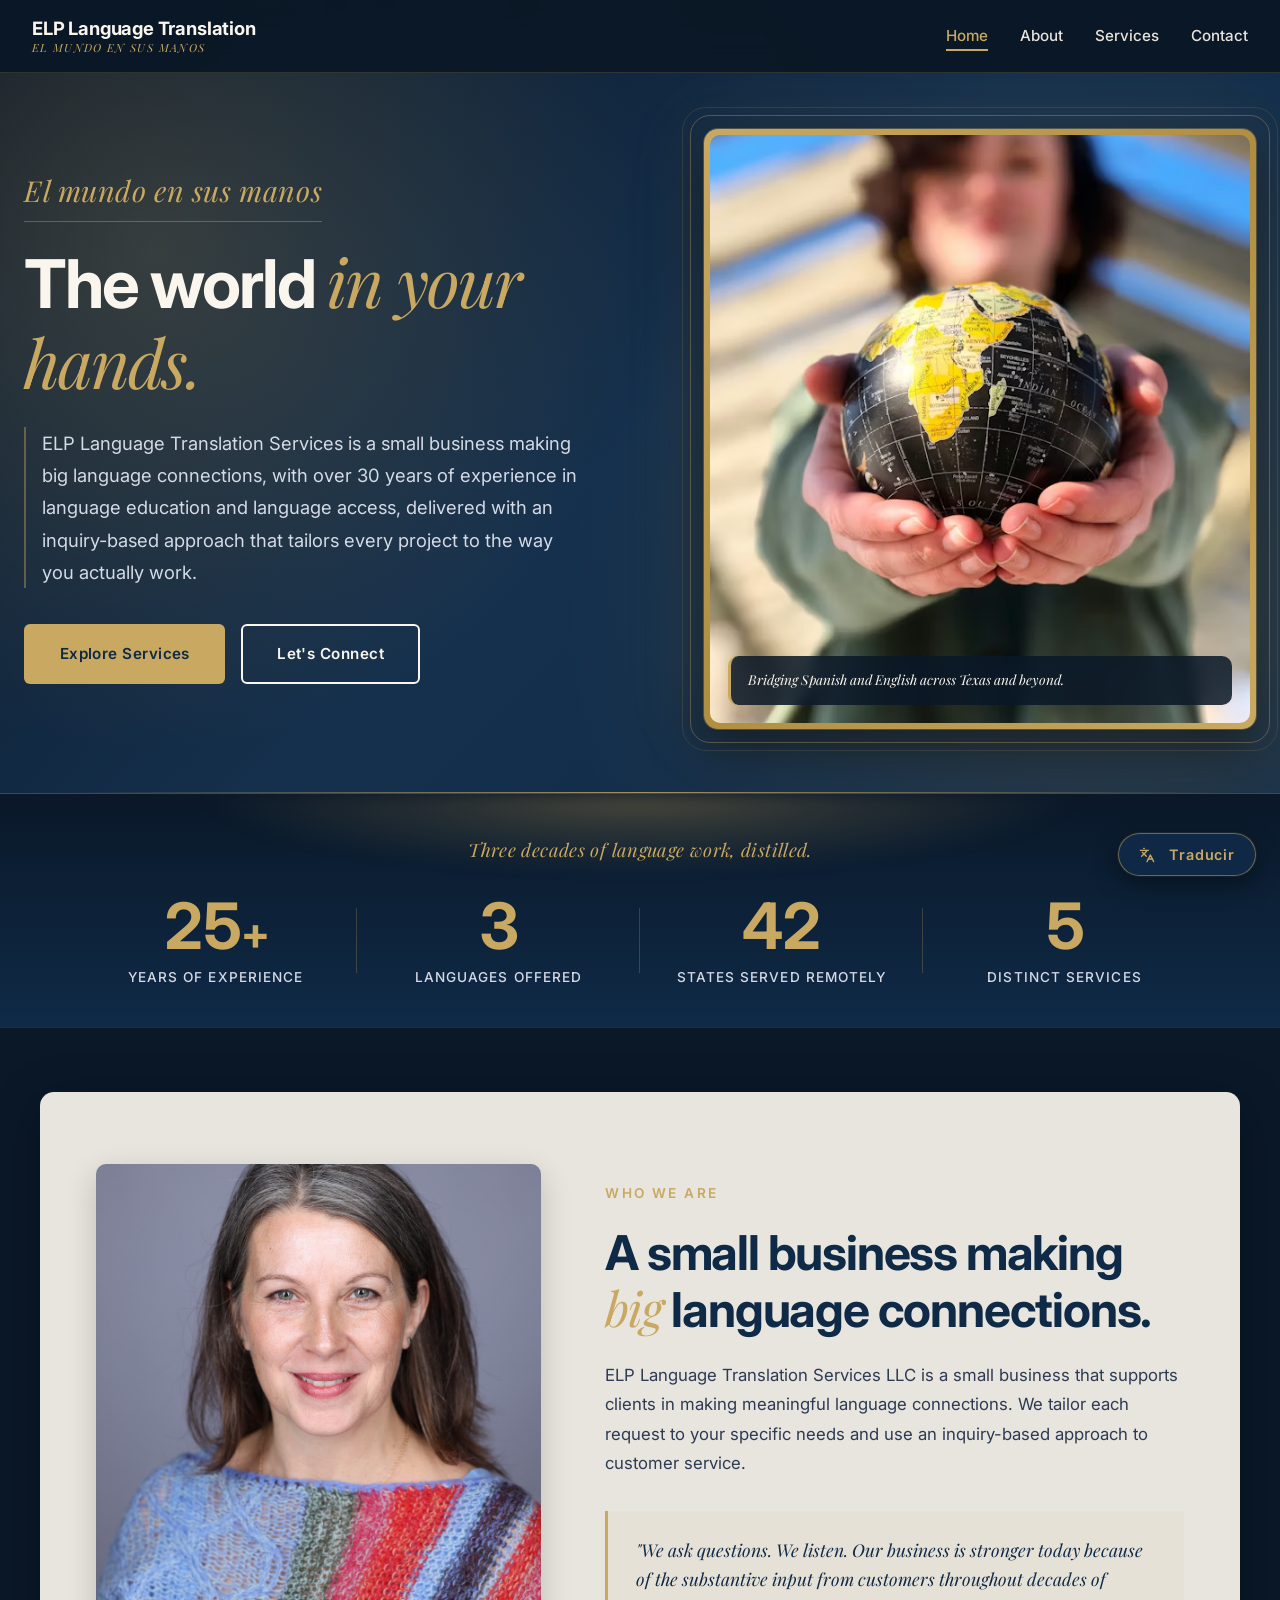
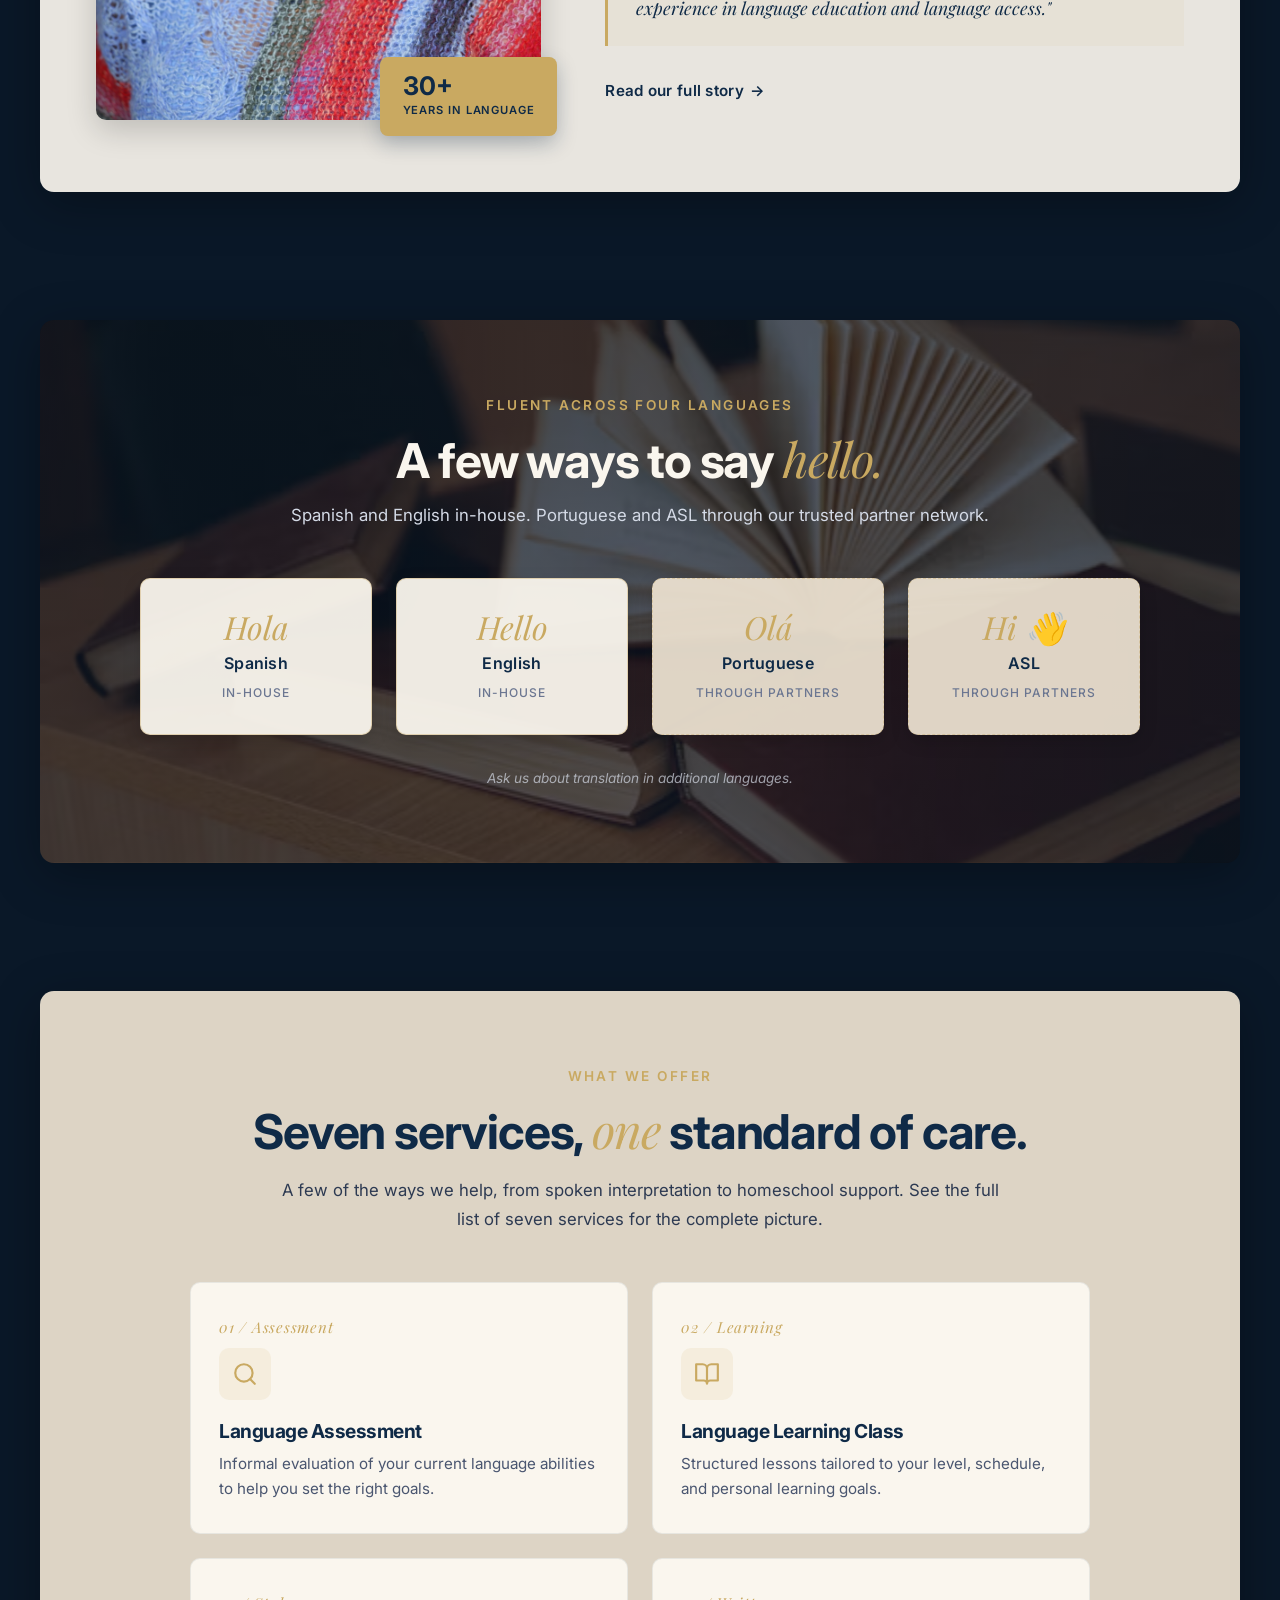
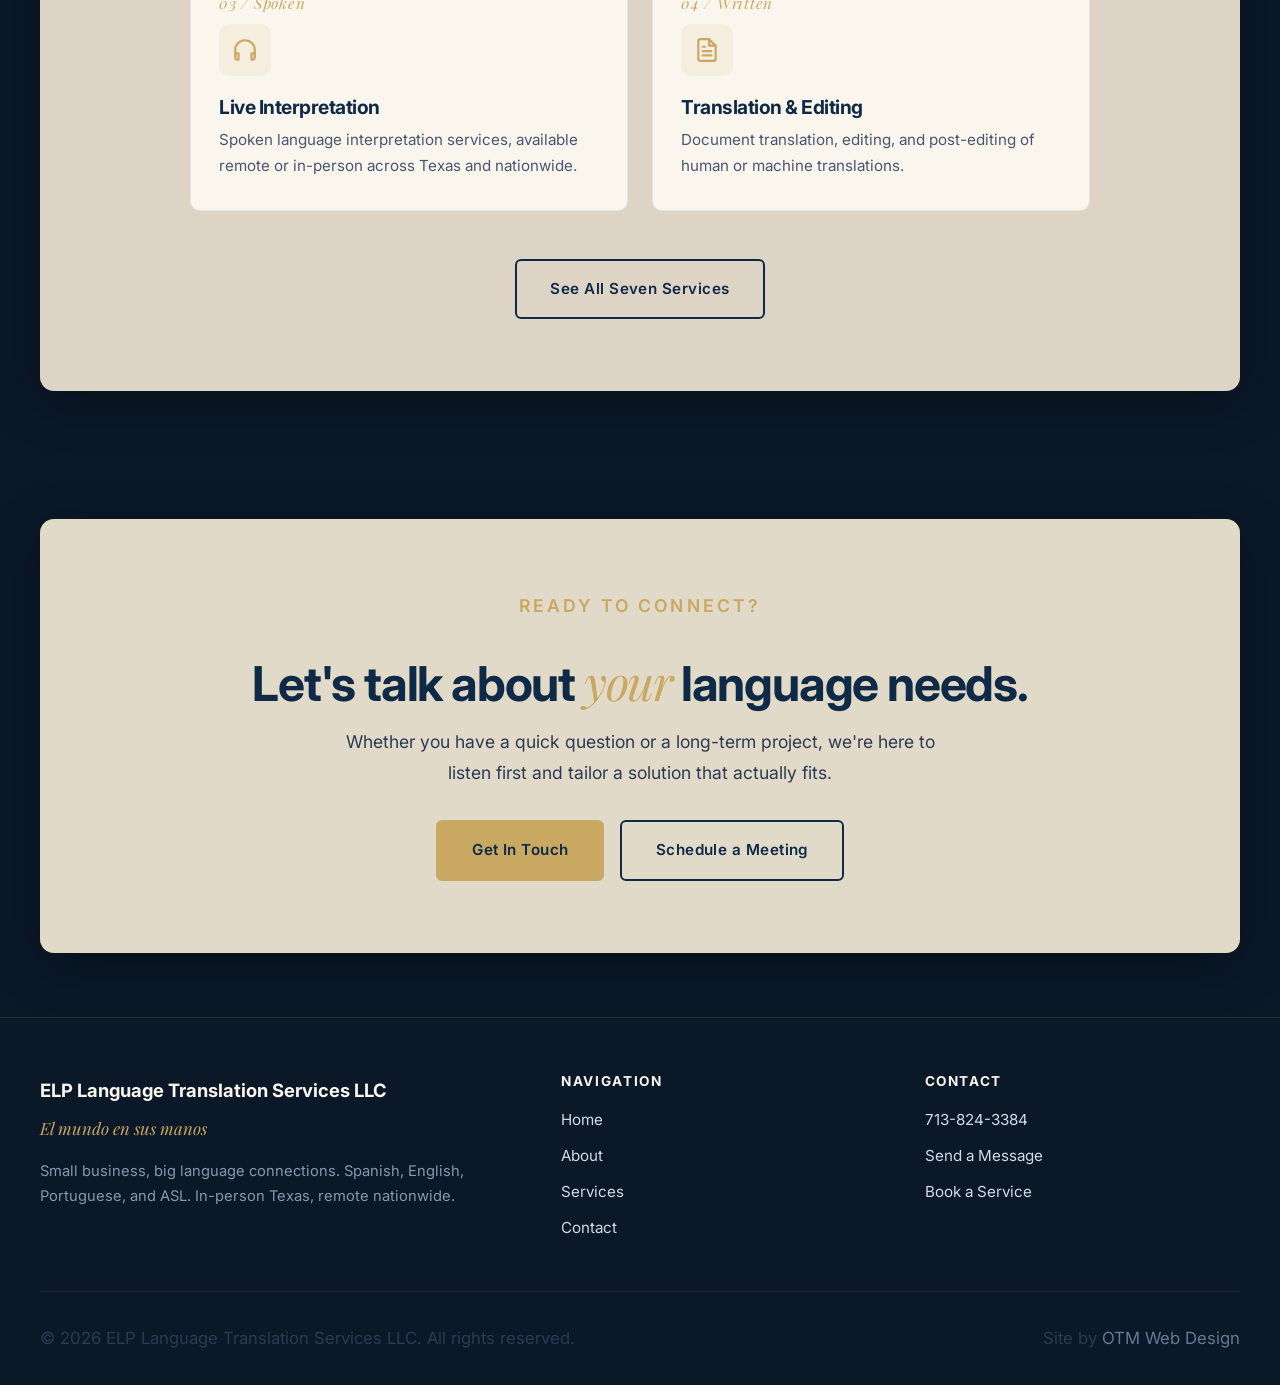
<file: index.html>
<!DOCTYPE html>
<html lang="en">
<head>
  <meta charset="UTF-8" />
  <meta name="viewport" content="width=device-width, initial-scale=1.0" />
  <title>ELP Language Translation Services | Big Language Connections</title>
  <meta name="description" content="ELP Language Translation Services LLC. Spanish, English, Portuguese and ASL translation, interpretation, language learning, and homeschool support. Texas in-person, nationwide remote." />
  <link rel="preconnect" href="https://fonts.googleapis.com">
  <link rel="preconnect" href="https://fonts.gstatic.com" crossorigin>
  <link href="https://fonts.googleapis.com/css2?family=Inter:wght@400;500;600;700&family=Playfair+Display:ital,wght@0,400;0,600;1,400;1,600&display=swap" rel="stylesheet">
  <link rel="stylesheet" href="styles.css" />
</head>
<body>

  <!-- ===== Navigation ===== -->
  <nav class="nav">
    <div class="nav-inner">
      <a href="index.html" class="nav-brand">
        ELP Language Translation
        <span>El mundo en sus manos</span>
      </a>
      <button class="nav-toggle" aria-label="Toggle menu">
        <span></span><span></span><span></span>
      </button>
      <ul class="nav-links">
        <li><a href="index.html" data-lang-en="Home" data-lang-es="Inicio">Home</a></li>
        <li><a href="about.html" data-lang-en="About" data-lang-es="Nosotros">About</a></li>
        <li><a href="services.html" data-lang-en="Services" data-lang-es="Servicios">Services</a></li>
        <li><a href="contact.html" data-lang-en="Contact" data-lang-es="Contacto">Contact</a></li>
      </ul>
    </div>
  </nav>

  <!-- Floating language toggle (sticky bottom-right) -->
  <button class="lang-toggle" type="button">EN / ES</button>

  <!-- ===== Hero ===== -->
  <section class="hero">
    <div class="hero-inner">
      <div class="hero-content">
        <p class="hero-tagline-es">El mundo en sus manos</p>
        <h1>The world <em>in your hands.</em></h1>
        <p class="hero-subtitle" data-lang-en="ELP Language Translation Services is a small business making big language connections, with over 30 years of experience in language education and language access, delivered with an inquiry-based approach that tailors every project to the way you actually work." data-lang-es="ELP Language Translation Services es un pequeño negocio que crea grandes conexiones de idioma, con más de 30 años de experiencia en educación lingüística y acceso a idiomas, con un enfoque basado en preguntas que adapta cada proyecto a la forma en que usted realmente trabaja.">
          ELP Language Translation Services is a small business making big language connections,
          with over 30 years of experience in language education and language access, delivered with
          an inquiry-based approach that tailors every project to the way you actually work.
        </p>
        <div class="hero-buttons">
          <a href="services.html" class="btn btn-primary" data-lang-en="Explore Services" data-lang-es="Conozca Nuestros Servicios">Explore Services</a>
          <a href="contact.html" class="btn btn-outline" data-lang-en="Let's Connect" data-lang-es="Conectemos">Let's Connect</a>
        </div>
      </div>
      <div class="hero-image">
        <img src="assets/hero.jpg" alt="Making big language connections" />
        <div class="hero-image-caption" data-lang-en="Bridging Spanish and English across Texas and beyond." data-lang-es="Conectando el español y el inglés en Texas y más allá.">
          Bridging Spanish and English across Texas and beyond.
        </div>
      </div>
    </div>
  </section>

  <!-- ===== Stats Strip ===== -->
  <section class="stats-strip">
    <p class="stats-intro" data-lang-en="Three decades of language work, distilled." data-lang-es="Tres décadas de trabajo lingüístico, en resumen.">Three decades of language work, distilled.</p>
    <div class="stats-grid">
      <div class="stat">
        <div class="stat-number" data-target="30" data-suffix="+">0</div>
        <div class="stat-label" data-lang-en="Years of Experience" data-lang-es="Años de Experiencia">Years of Experience</div>
      </div>
      <div class="stat">
        <div class="stat-number" data-target="4">0</div>
        <div class="stat-label" data-lang-en="Languages Offered" data-lang-es="Idiomas Ofrecidos">Languages Offered</div>
      </div>
      <div class="stat">
        <div class="stat-number" data-target="50">0</div>
        <div class="stat-label" data-lang-en="States Served Remotely" data-lang-es="Estados Atendidos a Distancia">States Served Remotely</div>
      </div>
      <div class="stat">
        <div class="stat-number" data-target="7">0</div>
        <div class="stat-label" data-lang-en="Distinct Services" data-lang-es="Servicios Distintos">Distinct Services</div>
      </div>
    </div>
  </section>

  <!-- ===== About Preview ===== -->
  <section class="section">
    <div class="section-frame section-frame--cream">
      <div class="about-grid">
        <div class="about-image-stack">
          <div class="about-image">
            <img src="assets/ericka-headshot.jpg" alt="Ericka Pockrus, Founder of ELP Language Translation Services" />
          </div>
          <div class="about-image-tag">
            <span class="tag-num">30+</span>
            <span class="tag-label" data-lang-en="Years in language" data-lang-es="Años en idiomas">Years in language</span>
          </div>
        </div>
        <div class="about-text">
          <p class="section-eyebrow" data-lang-en="Who We Are" data-lang-es="Quiénes Somos">Who We Are</p>
          <h2 data-lang-en="A small business making <em class=&quot;serif-accent&quot;>big</em> language connections." data-lang-es="Un pequeño negocio que crea <em class=&quot;serif-accent&quot;>grandes</em> conexiones de idioma.">A small business making <em class="serif-accent">big</em> language connections.</h2>
          <p data-lang-en="ELP Language Translation Services LLC is a small business that supports clients in making meaningful language connections. We tailor each request to your specific needs and use an inquiry-based approach to customer service." data-lang-es="ELP Language Translation Services LLC es un pequeño negocio que apoya a sus clientes en crear conexiones lingüísticas significativas. Adaptamos cada solicitud a sus necesidades específicas y utilizamos un enfoque basado en preguntas para nuestro servicio al cliente.">
            ELP Language Translation Services LLC is a small business that supports clients in making
            meaningful language connections. We tailor each request to your specific needs and use an
            inquiry-based approach to customer service.
          </p>
          <div class="about-pullquote" data-lang-en="&quot;We ask questions. We listen. Our business is stronger today because of the substantive input from customers throughout decades of experience in language education and language access.&quot;" data-lang-es="&quot;Hacemos preguntas. Escuchamos. Nuestro negocio es más fuerte hoy gracias a las contribuciones sustanciales de nuestros clientes a lo largo de décadas de experiencia en educación lingüística y acceso a idiomas.&quot;">
            "We ask questions. We listen. Our business is stronger today because of the substantive
            input from customers throughout decades of experience in language education and language access."
          </div>
          <a href="about.html" class="text-link" data-lang-en="Read our full story" data-lang-es="Lea nuestra historia completa">Read our full story</a>
        </div>
      </div>
    </div>
  </section>

  <!-- ===== Languages Section ===== -->
  <section class="section">
    <div class="languages-section">
      <p class="section-eyebrow" data-lang-en="Fluent Across Four Languages" data-lang-es="Fluidez en Cuatro Idiomas">Fluent Across Four Languages</p>
      <h2 data-lang-en="A few ways to say <em class=&quot;serif-accent&quot;>hello.</em>" data-lang-es="Algunas formas de decir <em class=&quot;serif-accent&quot;>hola.</em>">A few ways to say <em class="serif-accent">hello.</em></h2>
      <div class="section-intro center">
        <p style="color: #d4dae6;" data-lang-en="Spanish and English in-house. Portuguese and ASL through our trusted partner network." data-lang-es="Español e inglés directamente con nosotros. Portugués y ASL a través de nuestra red de socios de confianza.">
          Spanish and English in-house. Portuguese and ASL through our trusted partner network.
        </p>
      </div>
      <div class="languages-row">
        <div class="language-card">
          <span class="language-greeting">Hola</span>
          <span class="language-name" data-lang-en="Spanish" data-lang-es="Español">Spanish</span>
          <span class="language-mode" data-lang-en="In-house" data-lang-es="Directo">In-house</span>
        </div>
        <div class="language-card">
          <span class="language-greeting">Hello</span>
          <span class="language-name" data-lang-en="English" data-lang-es="Inglés">English</span>
          <span class="language-mode" data-lang-en="In-house" data-lang-es="Directo">In-house</span>
        </div>
        <div class="language-card subcontracted">
          <span class="language-greeting">Olá</span>
          <span class="language-name" data-lang-en="Portuguese" data-lang-es="Portugués">Portuguese</span>
          <span class="language-mode" data-lang-en="Through partners" data-lang-es="A través de socios">Through partners</span>
        </div>
        <div class="language-card subcontracted">
          <span class="language-greeting">Hi 👋</span>
          <span class="language-name">ASL</span>
          <span class="language-mode" data-lang-en="Through partners" data-lang-es="A través de socios">Through partners</span>
        </div>
      </div>
      <p class="languages-note" data-lang-en="Ask us about translation in additional languages." data-lang-es="Pregúntenos sobre traducción en otros idiomas.">Ask us about translation in additional languages.</p>
    </div>
  </section>

  <!-- ===== Services Preview ===== -->
  <section class="section">
    <div class="section-frame section-frame--sandstone">
      <div style="text-align: center;">
        <p class="section-eyebrow" data-lang-en="What We Offer" data-lang-es="Lo Que Ofrecemos">What We Offer</p>
        <h2 data-lang-en="Seven services, <em class=&quot;serif-accent&quot;>one</em> standard of care." data-lang-es="Siete servicios, <em class=&quot;serif-accent&quot;>un</em> mismo estándar de atención.">Seven services, <em class="serif-accent">one</em> standard of care.</h2>
        <div class="section-intro center">
          <p data-lang-en="A few of the ways we help, from spoken interpretation to homeschool support. See the full list of seven services for the complete picture." data-lang-es="Algunas de las formas en que ayudamos, desde interpretación oral hasta apoyo de educación en casa. Vea la lista completa de siete servicios para el panorama completo.">
            A few of the ways we help, from spoken interpretation to homeschool support.
            See the full list of seven services for the complete picture.
          </p>
        </div>
      </div>

      <div class="services-grid services-grid--preview">

        <div class="service-card">
          <span class="service-card-num" data-lang-en="01 / Assessment" data-lang-es="01 / Evaluación">01 / Assessment</span>
          <div class="service-icon">
            <svg viewBox="0 0 24 24"><circle cx="11" cy="11" r="8"/><path d="m21 21-4.35-4.35"/></svg>
          </div>
          <h3 data-lang-en="Language Assessment" data-lang-es="Evaluación de Idioma">Language Assessment</h3>
          <p data-lang-en="Informal evaluation of your current language abilities to help you set the right goals." data-lang-es="Evaluación informal de sus habilidades lingüísticas actuales para ayudarle a establecer las metas correctas.">Informal evaluation of your current language abilities to help you set the right goals.</p>
        </div>

        <div class="service-card">
          <span class="service-card-num" data-lang-en="02 / Learning" data-lang-es="02 / Aprendizaje">02 / Learning</span>
          <div class="service-icon">
            <svg viewBox="0 0 24 24"><path d="M2 3h6a4 4 0 0 1 4 4v14a3 3 0 0 0-3-3H2zM22 3h-6a4 4 0 0 0-4 4v14a3 3 0 0 1 3-3h7z"/></svg>
          </div>
          <h3 data-lang-en="Language Learning Class" data-lang-es="Clases de Aprendizaje de Idiomas">Language Learning Class</h3>
          <p data-lang-en="Structured lessons tailored to your level, schedule, and personal learning goals." data-lang-es="Lecciones estructuradas adaptadas a su nivel, horario y metas personales de aprendizaje.">Structured lessons tailored to your level, schedule, and personal learning goals.</p>
        </div>

        <div class="service-card">
          <span class="service-card-num" data-lang-en="03 / Spoken" data-lang-es="03 / Hablado">03 / Spoken</span>
          <div class="service-icon">
            <svg viewBox="0 0 24 24"><path d="M3 18v-6a9 9 0 0 1 18 0v6"/><path d="M21 19a2 2 0 0 1-2 2h-1v-6h3zM3 19a2 2 0 0 0 2 2h1v-6H3z"/></svg>
          </div>
          <h3 data-lang-en="Live Interpretation" data-lang-es="Interpretación en Vivo">Live Interpretation</h3>
          <p data-lang-en="Spoken language interpretation services, available remote or in-person across Texas and nationwide." data-lang-es="Servicios de interpretación oral de idiomas, disponibles a distancia o en persona en todo Texas y a nivel nacional.">Spoken language interpretation services, available remote or in-person across Texas and nationwide.</p>
        </div>

        <div class="service-card">
          <span class="service-card-num" data-lang-en="04 / Written" data-lang-es="04 / Escrito">04 / Written</span>
          <div class="service-icon">
            <svg viewBox="0 0 24 24"><path d="M14 2H6a2 2 0 0 0-2 2v16a2 2 0 0 0 2 2h12a2 2 0 0 0 2-2V8z"/><path d="M14 2v6h6M16 13H8M16 17H8M10 9H8"/></svg>
          </div>
          <h3 data-lang-en="Translation &amp; Editing" data-lang-es="Traducción y Edición">Translation &amp; Editing</h3>
          <p data-lang-en="Document translation, editing, and post-editing of human or machine translations." data-lang-es="Traducción de documentos, edición y posedición de traducciones humanas o automáticas.">Document translation, editing, and post-editing of human or machine translations.</p>
        </div>

      </div>

      <div style="text-align: center; margin-top: 3rem;">
        <a href="services.html" class="btn btn-outline-navy" data-lang-en="See All Seven Services" data-lang-es="Ver Los Siete Servicios">See All Seven Services</a>
      </div>
    </div>
  </section>

  <!-- ===== Final CTA ===== -->
  <section class="section">
    <div class="section-frame section-frame--wheat cta-section">
      <p class="section-eyebrow" data-lang-en="Ready to Connect?" data-lang-es="¿Listo para Conectar?">Ready to Connect?</p>
      <h2 data-lang-en="Let's talk about <em class=&quot;serif-accent&quot;>your</em> language needs." data-lang-es="Hablemos de <em class=&quot;serif-accent&quot;>sus</em> necesidades lingüísticas.">Let's talk about <em class="serif-accent">your</em> language needs.</h2>
      <p data-lang-en="Whether you have a quick question or a long-term project, we're here to listen first and tailor a solution that actually fits." data-lang-es="Ya sea que tenga una pregunta rápida o un proyecto a largo plazo, estamos aquí para escuchar primero y adaptar una solución que realmente le funcione.">
        Whether you have a quick question or a long-term project, we're here to listen first
        and tailor a solution that actually fits.
      </p>
      <div style="display: flex; justify-content: center; gap: 1rem; flex-wrap: wrap;">
        <a href="contact.html" class="btn btn-primary" data-lang-en="Get In Touch" data-lang-es="Póngase en Contacto">Get In Touch</a>
        <a href="contact.html#schedule" class="btn btn-outline-navy" data-lang-en="Schedule a Meeting" data-lang-es="Agendar una Cita">Schedule a Meeting</a>
      </div>
    </div>
  </section>

  <!-- ===== Footer ===== -->
  <footer class="footer">
    <div class="footer-inner">
      <div>
        <p class="footer-brand">ELP Language Translation Services LLC</p>
        <p class="footer-tagline">El mundo en sus manos</p>
        <p class="footer-text" data-lang-en="Small business, big language connections. Spanish, English, Portuguese, and ASL. In-person Texas, remote nationwide." data-lang-es="Pequeño negocio, grandes conexiones de idioma. Español, inglés, portugués y ASL. En persona en Texas, a distancia a nivel nacional.">
          Small business, big language connections. Spanish, English, Portuguese, and ASL.
          In-person Texas, remote nationwide.
        </p>
      </div>
      <div>
        <h4 data-lang-en="Navigation" data-lang-es="Navegación">Navigation</h4>
        <ul>
          <li><a href="index.html" data-lang-en="Home" data-lang-es="Inicio">Home</a></li>
          <li><a href="about.html" data-lang-en="About" data-lang-es="Nosotros">About</a></li>
          <li><a href="services.html" data-lang-en="Services" data-lang-es="Servicios">Services</a></li>
          <li><a href="contact.html" data-lang-en="Contact" data-lang-es="Contacto">Contact</a></li>
        </ul>
      </div>
      <div>
        <h4 data-lang-en="Contact" data-lang-es="Contacto">Contact</h4>
        <ul>
          <li><a href="tel:7138243384">713-824-3384</a></li>
          <li><a href="contact.html" data-lang-en="Send a Message" data-lang-es="Enviar un Mensaje">Send a Message</a></li>
          <li><a href="contact.html#schedule" data-lang-en="Book a Service" data-lang-es="Reservar un Servicio">Book a Service</a></li>
        </ul>
      </div>
    </div>
    <div class="footer-bottom">
      <p data-lang-en="&copy; 2026 ELP Language Translation Services LLC. All rights reserved." data-lang-es="&copy; 2026 ELP Language Translation Services LLC. Todos los derechos reservados.">&copy; 2026 ELP Language Translation Services LLC. All rights reserved.</p>
      <p data-lang-en="Site by <a href=&quot;https://otm-designs.com&quot; target=&quot;_blank&quot; rel=&quot;noopener&quot;>OTM Web Design</a>" data-lang-es="Sitio creado por <a href=&quot;https://otm-designs.com&quot; target=&quot;_blank&quot; rel=&quot;noopener&quot;>OTM Web Design</a>">Site by <a href="https://otm-designs.com" target="_blank" rel="noopener">OTM Web Design</a></p>
    </div>
  </footer>

  <script src="script.js"></script>
</body>
</html>
</file>
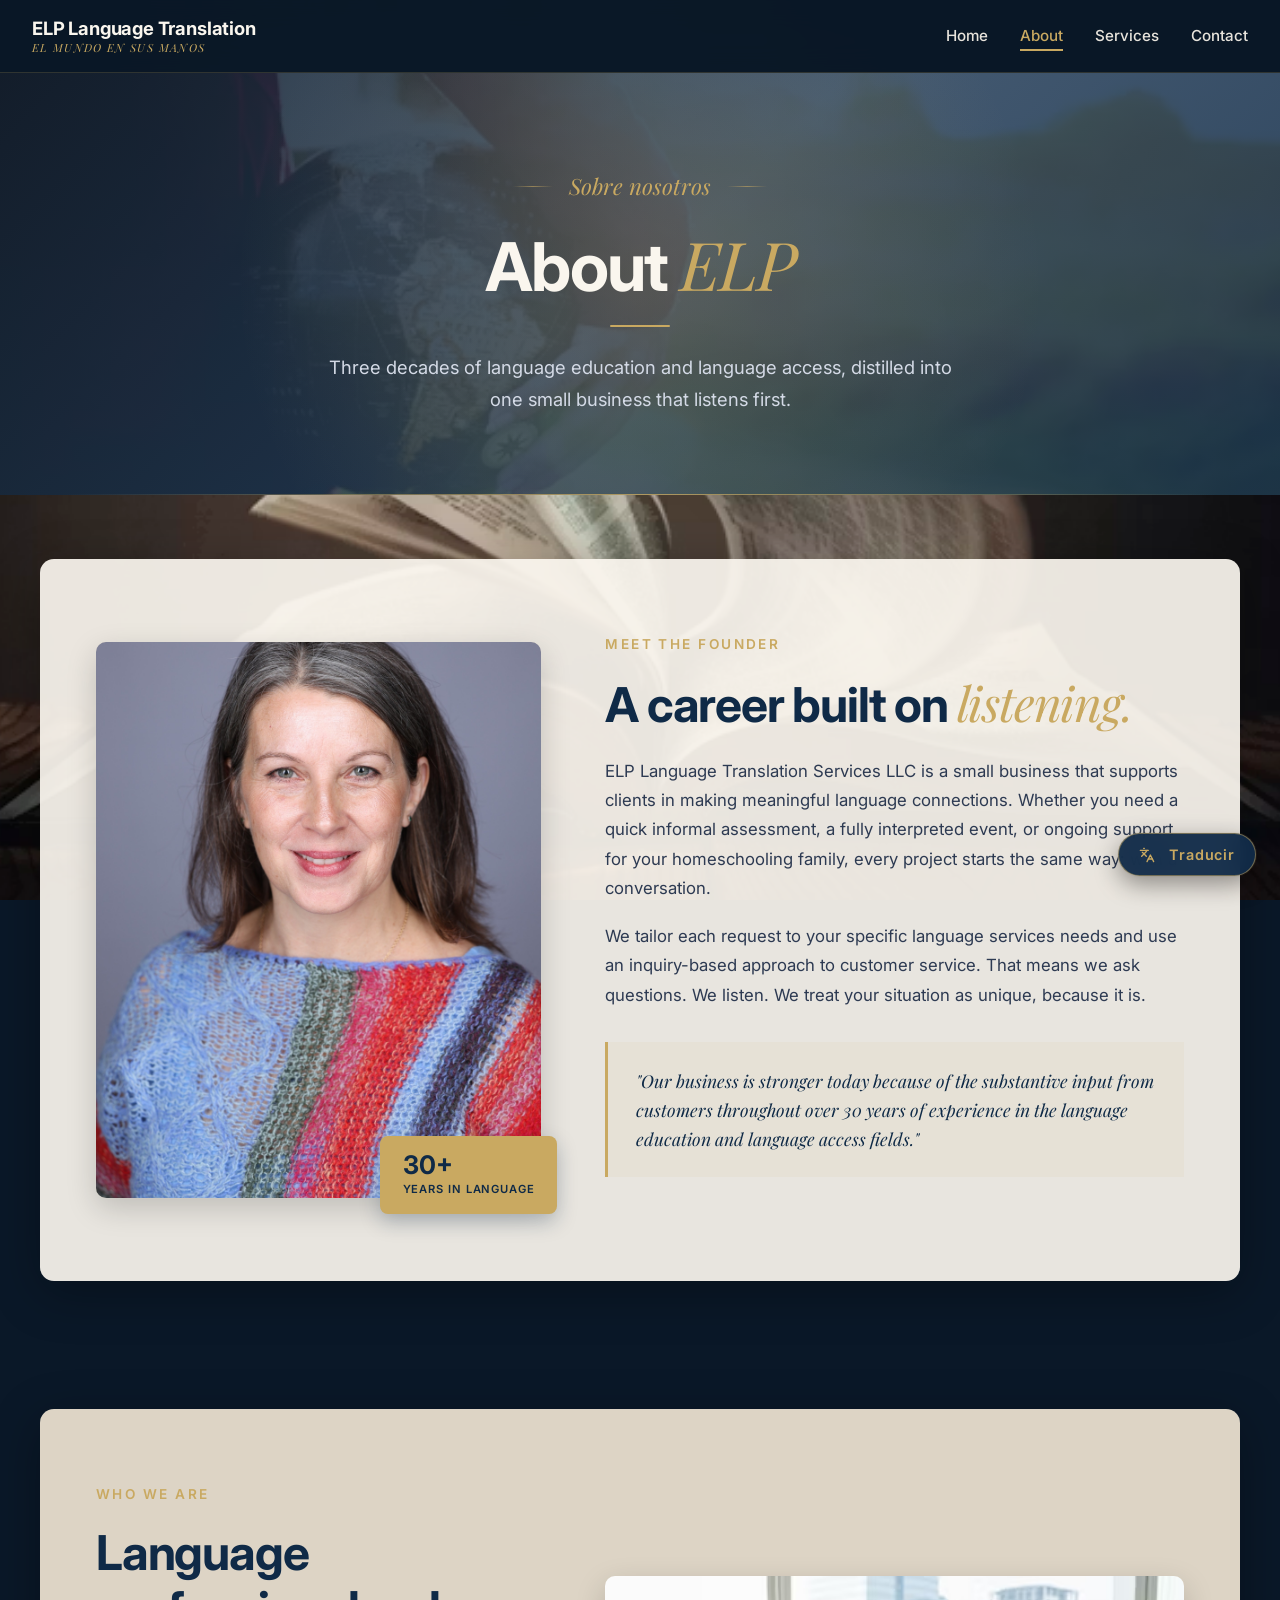
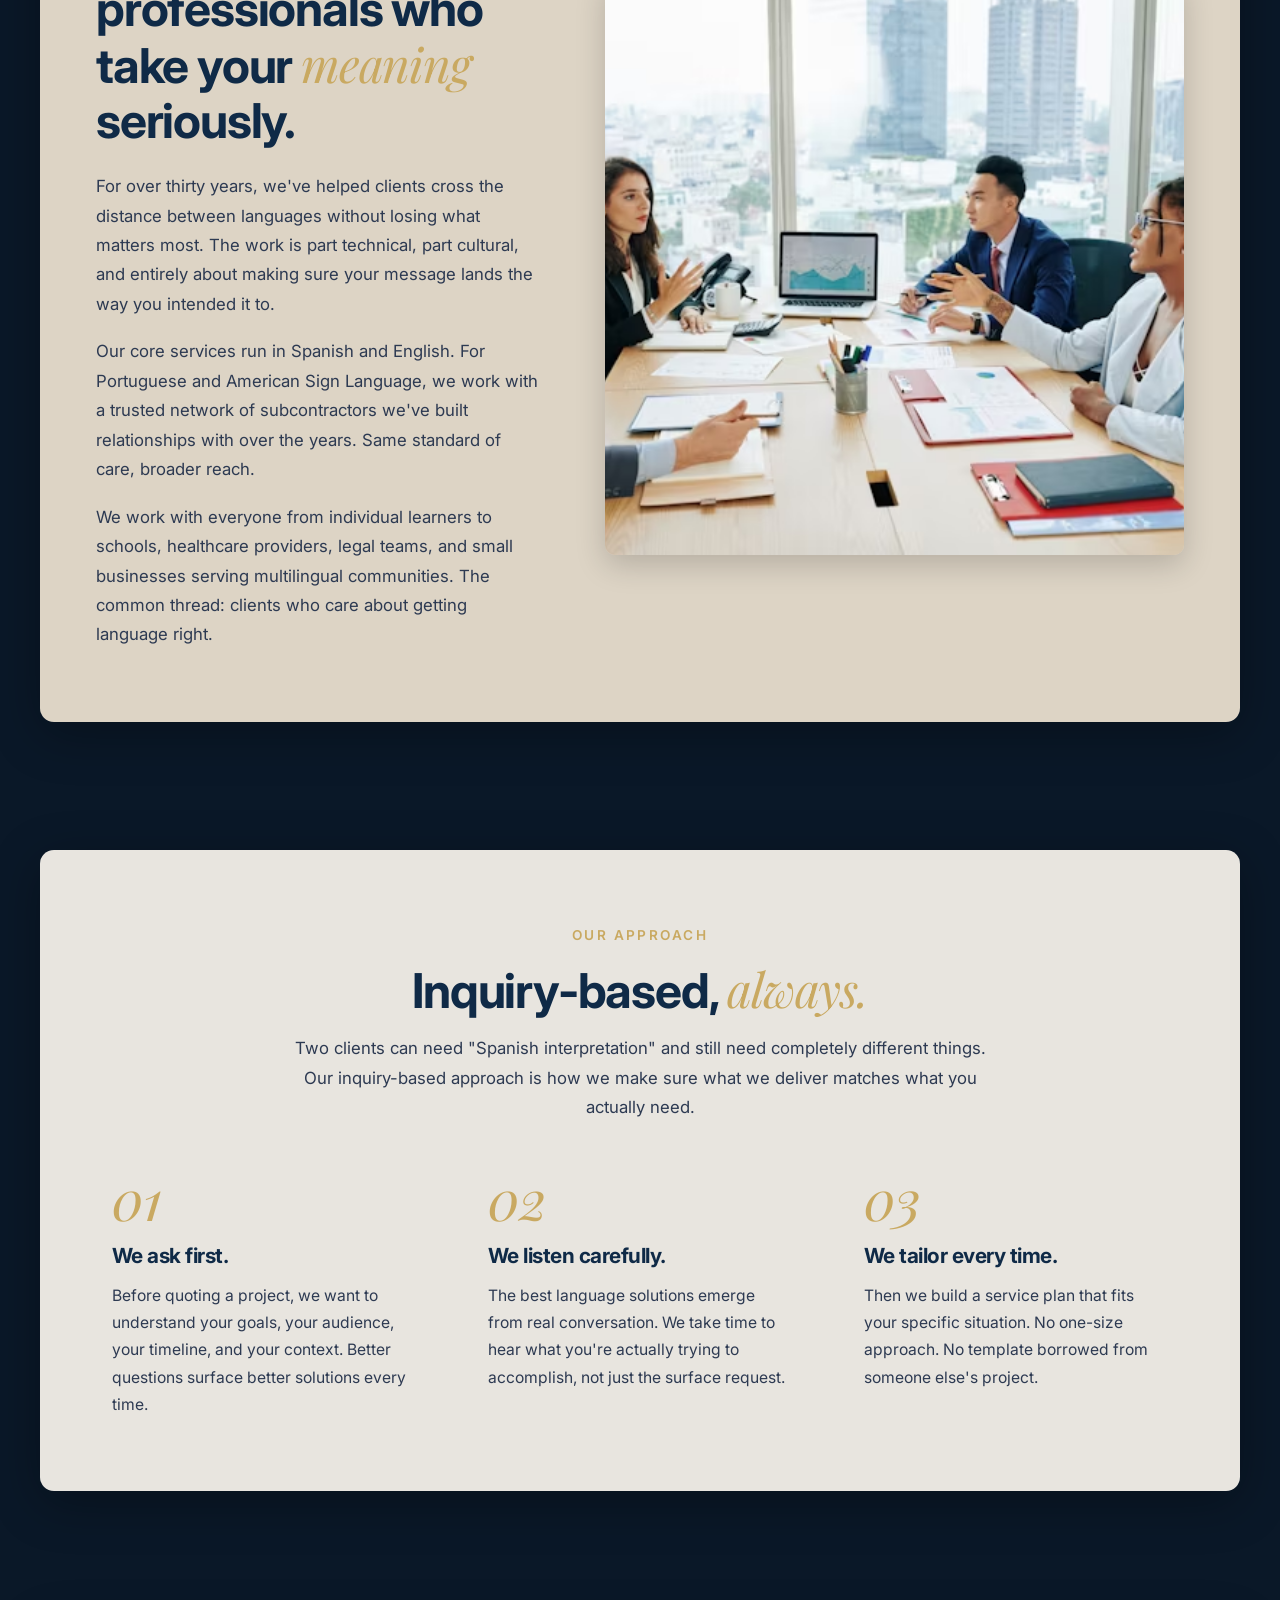
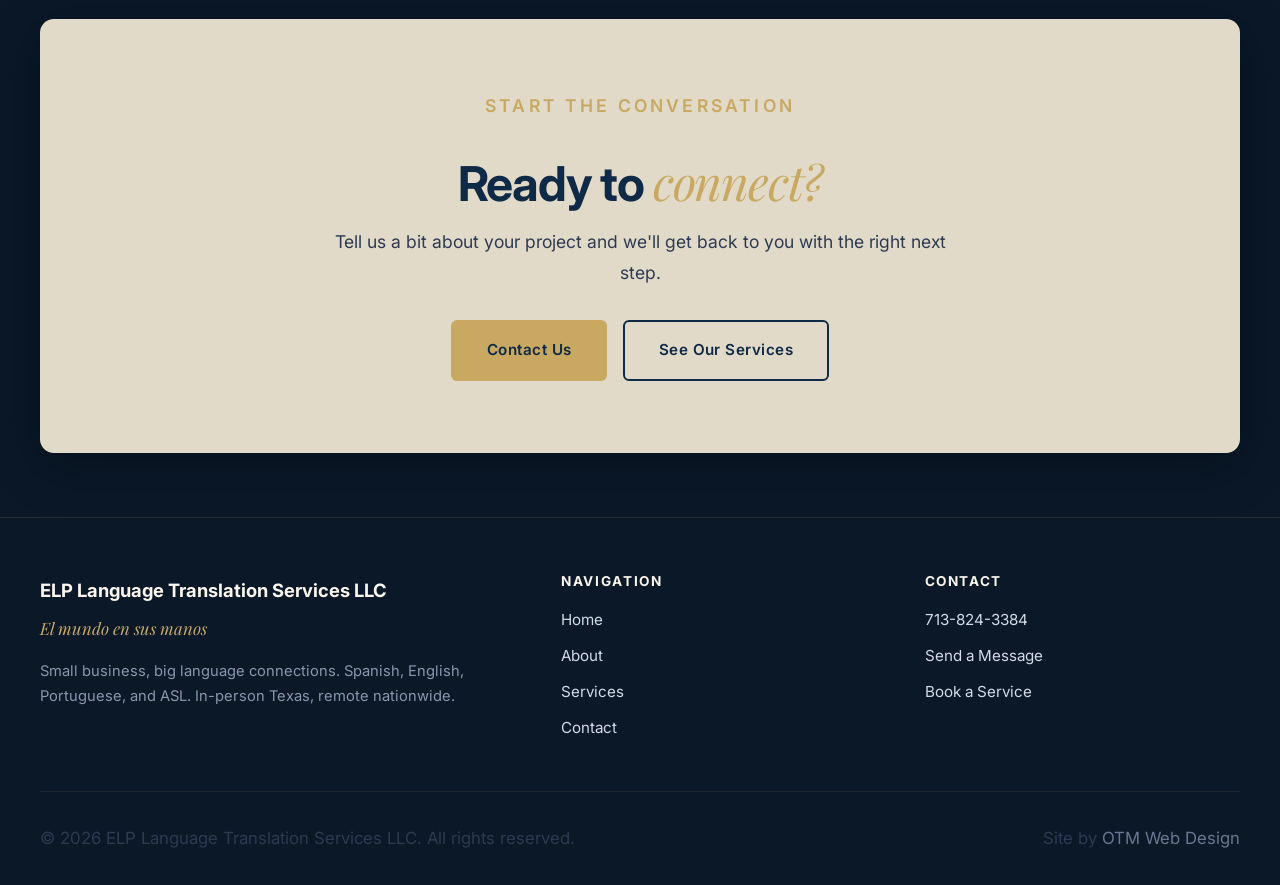
<file: about.html>
<!DOCTYPE html>
<html lang="en">
<head>
  <meta charset="UTF-8" />
  <meta name="viewport" content="width=device-width, initial-scale=1.0" />
  <title>About | ELP Language Translation Services</title>
  <meta name="description" content="Learn about ELP Language Translation Services, our 30+ years of experience, and our inquiry-based approach to language services." />
  <link rel="preconnect" href="https://fonts.googleapis.com">
  <link rel="preconnect" href="https://fonts.gstatic.com" crossorigin>
  <link href="https://fonts.googleapis.com/css2?family=Inter:wght@400;500;600;700&family=Playfair+Display:ital,wght@0,400;0,600;1,400;1,600&display=swap" rel="stylesheet">
  <link rel="stylesheet" href="styles.css" />
</head>
<body>

  <!-- ===== Navigation ===== -->
  <nav class="nav">
    <div class="nav-inner">
      <a href="index.html" class="nav-brand">
        ELP Language Translation
        <span>El mundo en sus manos</span>
      </a>
      <button class="nav-toggle" aria-label="Toggle menu">
        <span></span><span></span><span></span>
      </button>
      <ul class="nav-links">
        <li><a href="index.html" data-lang-en="Home" data-lang-es="Inicio">Home</a></li>
        <li><a href="about.html" data-lang-en="About" data-lang-es="Nosotros">About</a></li>
        <li><a href="services.html" data-lang-en="Services" data-lang-es="Servicios">Services</a></li>
        <li><a href="contact.html" data-lang-en="Contact" data-lang-es="Contacto">Contact</a></li>
      </ul>
    </div>
  </nav>

  <!-- Floating language toggle (sticky bottom-right) -->
  <button class="lang-toggle" type="button">EN / ES</button>

  <!-- ===== Page Header ===== -->
  <header class="page-header">
    <div class="page-header-inner">
      <span class="page-header-tagline" data-lang-en="Sobre nosotros" data-lang-es="Sobre nosotros">Sobre nosotros</span>
      <h1 data-lang-en="About <em>ELP</em>" data-lang-es="Sobre <em>ELP</em>">About <em>ELP</em></h1>
      <p data-lang-en="Three decades of language education and language access, distilled into one small business that listens first." data-lang-es="Tres décadas de educación lingüística y acceso a idiomas, condensadas en un pequeño negocio que escucha primero.">Three decades of language education and language access, distilled into one small business that listens first.</p>
    </div>
  </header>

  <!-- ===== Bio Section ===== -->
  <section class="section">
    <div class="section-frame section-frame--cream">
      <div class="about-grid">
        <div class="about-image-stack">
          <div class="about-image">
            <img src="assets/ericka-headshot.jpg" alt="Ericka Pockrus, Founder of ELP Language Translation Services" />
          </div>
          <div class="about-image-tag">
            <span class="tag-num">30+</span>
            <span class="tag-label" data-lang-en="Years in language" data-lang-es="Años en idiomas">Years in language</span>
          </div>
        </div>
        <div class="about-text">
          <p class="section-eyebrow" data-lang-en="Meet the Founder" data-lang-es="Conozca a la Fundadora">Meet the Founder</p>
          <h2 data-lang-en="A career built on <em class=&quot;serif-accent&quot;>listening.</em>" data-lang-es="Una carrera basada en <em class=&quot;serif-accent&quot;>escuchar.</em>">A career built on <em class="serif-accent">listening.</em></h2>
          <p data-lang-en="ELP Language Translation Services LLC is a small business that supports clients in making meaningful language connections. Whether you need a quick informal assessment, a fully interpreted event, or ongoing support for your homeschooling family, every project starts the same way: with a conversation." data-lang-es="ELP Language Translation Services LLC es un pequeño negocio que apoya a sus clientes en crear conexiones lingüísticas significativas. Ya sea que necesite una evaluación informal rápida, un evento completamente interpretado o apoyo continuo para su familia que educa en casa, cada proyecto comienza de la misma manera: con una conversación.">
            ELP Language Translation Services LLC is a small business that supports clients in making
            meaningful language connections. Whether you need a quick informal assessment, a fully
            interpreted event, or ongoing support for your homeschooling family, every project starts
            the same way: with a conversation.
          </p>
          <p data-lang-en="We tailor each request to your specific language services needs and use an inquiry-based approach to customer service. That means we ask questions. We listen. We treat your situation as unique, because it is." data-lang-es="Adaptamos cada solicitud a sus necesidades específicas de servicios lingüísticos y utilizamos un enfoque basado en preguntas para nuestro servicio al cliente. Esto significa que hacemos preguntas. Escuchamos. Tratamos su situación como única, porque lo es.">
            We tailor each request to your specific language services needs and use an inquiry-based
            approach to customer service. That means we ask questions. We listen. We treat your situation
            as unique, because it is.
          </p>
          <div class="about-pullquote" data-lang-en="&quot;Our business is stronger today because of the substantive input from customers throughout over 30 years of experience in the language education and language access fields.&quot;" data-lang-es="&quot;Nuestro negocio es más fuerte hoy gracias a las contribuciones sustanciales de nuestros clientes a lo largo de más de 30 años de experiencia en los campos de educación lingüística y acceso a idiomas.&quot;">
            "Our business is stronger today because of the substantive input from customers throughout
            over 30 years of experience in the language education and language access fields."
          </div>
        </div>
      </div>
    </div>
  </section>

  <!-- ===== Who We Are ===== -->
  <section class="section">
    <div class="section-frame section-frame--sandstone">
      <div class="about-grid">
        <div class="about-text">
          <p class="section-eyebrow" data-lang-en="Who We Are" data-lang-es="Quiénes Somos">Who We Are</p>
          <h2 data-lang-en="Language professionals who take your <em class=&quot;serif-accent&quot;>meaning</em> seriously." data-lang-es="Profesionales del idioma que toman su <em class=&quot;serif-accent&quot;>mensaje</em> en serio.">Language professionals who take your <em class="serif-accent">meaning</em> seriously.</h2>
          <p data-lang-en="For over thirty years, we've helped clients cross the distance between languages without losing what matters most. The work is part technical, part cultural, and entirely about making sure your message lands the way you intended it to." data-lang-es="Por más de treinta años, hemos ayudado a nuestros clientes a cruzar la distancia entre idiomas sin perder lo que más importa. El trabajo es en parte técnico, en parte cultural, y completamente sobre asegurar que su mensaje llegue de la manera que usted lo intentó.">
            For over thirty years, we've helped clients cross the distance between languages without
            losing what matters most. The work is part technical, part cultural, and entirely about
            making sure your message lands the way you intended it to.
          </p>
          <p data-lang-en="Our core services run in Spanish and English. For Portuguese and American Sign Language, we work with a trusted network of subcontractors we've built relationships with over the years. Same standard of care, broader reach." data-lang-es="Nuestros servicios principales se ofrecen en español e inglés. Para portugués y lenguaje de señas americano, trabajamos con una red de confianza de subcontratistas con quienes hemos construido relaciones a lo largo de los años. El mismo estándar de atención, mayor alcance.">
            Our core services run in Spanish and English. For Portuguese and American Sign Language,
            we work with a trusted network of subcontractors we've built relationships with over the years.
            Same standard of care, broader reach.
          </p>
          <p data-lang-en="We work with everyone from individual learners to schools, healthcare providers, legal teams, and small businesses serving multilingual communities. The common thread: clients who care about getting language right." data-lang-es="Trabajamos con todos, desde estudiantes individuales hasta escuelas, proveedores de servicios médicos, equipos legales y pequeños negocios que atienden a comunidades multilingües. El hilo común: clientes a quienes les importa hacer bien las cosas con el idioma.">
            We work with everyone from individual learners to schools, healthcare providers, legal teams,
            and small businesses serving multilingual communities. The common thread: clients who care
            about getting language right.
          </p>
        </div>
        <div>
          <div class="about-image" style="aspect-ratio: 1/1;">
            <img src="assets/team.jpg" alt="ELP Language Translation Services working session" />
          </div>
        </div>
      </div>
    </div>
  </section>

  <!-- ===== Approach Section ===== -->
  <section class="section">
    <div class="section-frame section-frame--cream">
      <div style="text-align: center;">
        <p class="section-eyebrow" data-lang-en="Our Approach" data-lang-es="Nuestro Enfoque">Our Approach</p>
        <h2 data-lang-en="Inquiry-based, <em class=&quot;serif-accent&quot;>always.</em>" data-lang-es="Basado en preguntas, <em class=&quot;serif-accent&quot;>siempre.</em>">Inquiry-based, <em class="serif-accent">always.</em></h2>
        <div class="section-intro center">
          <p data-lang-en="Two clients can need &quot;Spanish interpretation&quot; and still need completely different things. Our inquiry-based approach is how we make sure what we deliver matches what you actually need." data-lang-es="Dos clientes pueden necesitar &quot;interpretación en español&quot; y aun así necesitar cosas completamente diferentes. Nuestro enfoque basado en preguntas es cómo nos aseguramos de que lo que entregamos coincida con lo que usted realmente necesita.">
            Two clients can need "Spanish interpretation" and still need completely different things.
            Our inquiry-based approach is how we make sure what we deliver matches what you actually need.
          </p>
        </div>
      </div>

      <div class="approach-grid">

        <div class="approach-item">
          <span class="approach-num">01</span>
          <h3 data-lang-en="We ask first." data-lang-es="Primero, preguntamos.">We ask first.</h3>
          <p data-lang-en="Before quoting a project, we want to understand your goals, your audience, your timeline, and your context. Better questions surface better solutions every time." data-lang-es="Antes de cotizar un proyecto, queremos entender sus metas, su público, su cronograma y su contexto. Mejores preguntas siempre revelan mejores soluciones.">
            Before quoting a project, we want to understand your goals, your audience, your timeline,
            and your context. Better questions surface better solutions every time.
          </p>
        </div>

        <div class="approach-item">
          <span class="approach-num">02</span>
          <h3 data-lang-en="We listen carefully." data-lang-es="Escuchamos con cuidado.">We listen carefully.</h3>
          <p data-lang-en="The best language solutions emerge from real conversation. We take time to hear what you're actually trying to accomplish, not just the surface request." data-lang-es="Las mejores soluciones lingüísticas surgen de conversaciones reales. Nos tomamos el tiempo de escuchar lo que usted realmente busca lograr, no solo la solicitud superficial.">
            The best language solutions emerge from real conversation. We take time to hear what
            you're actually trying to accomplish, not just the surface request.
          </p>
        </div>

        <div class="approach-item">
          <span class="approach-num">03</span>
          <h3 data-lang-en="We tailor every time." data-lang-es="Adaptamos cada vez.">We tailor every time.</h3>
          <p data-lang-en="Then we build a service plan that fits your specific situation. No one-size approach. No template borrowed from someone else's project." data-lang-es="Después construimos un plan de servicio que se adapta a su situación específica. Sin enfoques únicos. Sin plantillas tomadas del proyecto de alguien más.">
            Then we build a service plan that fits your specific situation. No one-size approach.
            No template borrowed from someone else's project.
          </p>
        </div>

      </div>
    </div>
  </section>

  <!-- ===== CTA ===== -->
  <section class="section">
    <div class="section-frame section-frame--wheat cta-section">
      <p class="section-eyebrow" data-lang-en="Start the Conversation" data-lang-es="Inicie la Conversación">Start the Conversation</p>
      <h2 data-lang-en="Ready to <em class=&quot;serif-accent&quot;>connect?</em>" data-lang-es="¿Listo para <em class=&quot;serif-accent&quot;>conectar?</em>">Ready to <em class="serif-accent">connect?</em></h2>
      <p data-lang-en="Tell us a bit about your project and we'll get back to you with the right next step." data-lang-es="Cuéntenos un poco sobre su proyecto y le responderemos con el siguiente paso correcto.">
        Tell us a bit about your project and we'll get back to you with the right next step.
      </p>
      <div style="display: flex; justify-content: center; gap: 1rem; flex-wrap: wrap;">
        <a href="contact.html" class="btn btn-primary" data-lang-en="Contact Us" data-lang-es="Contáctenos">Contact Us</a>
        <a href="services.html" class="btn btn-outline-navy" data-lang-en="See Our Services" data-lang-es="Vea Nuestros Servicios">See Our Services</a>
      </div>
    </div>
  </section>

  <!-- ===== Footer ===== -->
  <footer class="footer">
    <div class="footer-inner">
      <div>
        <p class="footer-brand">ELP Language Translation Services LLC</p>
        <p class="footer-tagline">El mundo en sus manos</p>
        <p class="footer-text" data-lang-en="Small business, big language connections. Spanish, English, Portuguese, and ASL. In-person Texas, remote nationwide." data-lang-es="Pequeño negocio, grandes conexiones de idioma. Español, inglés, portugués y ASL. En persona en Texas, a distancia a nivel nacional.">
          Small business, big language connections. Spanish, English, Portuguese, and ASL.
          In-person Texas, remote nationwide.
        </p>
      </div>
      <div>
        <h4 data-lang-en="Navigation" data-lang-es="Navegación">Navigation</h4>
        <ul>
          <li><a href="index.html" data-lang-en="Home" data-lang-es="Inicio">Home</a></li>
          <li><a href="about.html" data-lang-en="About" data-lang-es="Nosotros">About</a></li>
          <li><a href="services.html" data-lang-en="Services" data-lang-es="Servicios">Services</a></li>
          <li><a href="contact.html" data-lang-en="Contact" data-lang-es="Contacto">Contact</a></li>
        </ul>
      </div>
      <div>
        <h4 data-lang-en="Contact" data-lang-es="Contacto">Contact</h4>
        <ul>
          <li><a href="tel:7138243384">713-824-3384</a></li>
          <li><a href="contact.html" data-lang-en="Send a Message" data-lang-es="Enviar un Mensaje">Send a Message</a></li>
          <li><a href="contact.html#schedule" data-lang-en="Book a Service" data-lang-es="Reservar un Servicio">Book a Service</a></li>
        </ul>
      </div>
    </div>
    <div class="footer-bottom">
      <p data-lang-en="&copy; 2026 ELP Language Translation Services LLC. All rights reserved." data-lang-es="&copy; 2026 ELP Language Translation Services LLC. Todos los derechos reservados.">&copy; 2026 ELP Language Translation Services LLC. All rights reserved.</p>
      <p data-lang-en="Site by <a href=&quot;https://otm-designs.com&quot; target=&quot;_blank&quot; rel=&quot;noopener&quot;>OTM Web Design</a>" data-lang-es="Sitio creado por <a href=&quot;https://otm-designs.com&quot; target=&quot;_blank&quot; rel=&quot;noopener&quot;>OTM Web Design</a>">Site by <a href="https://otm-designs.com" target="_blank" rel="noopener">OTM Web Design</a></p>
    </div>
  </footer>

  <script src="script.js"></script>
</body>
</html>
</file>
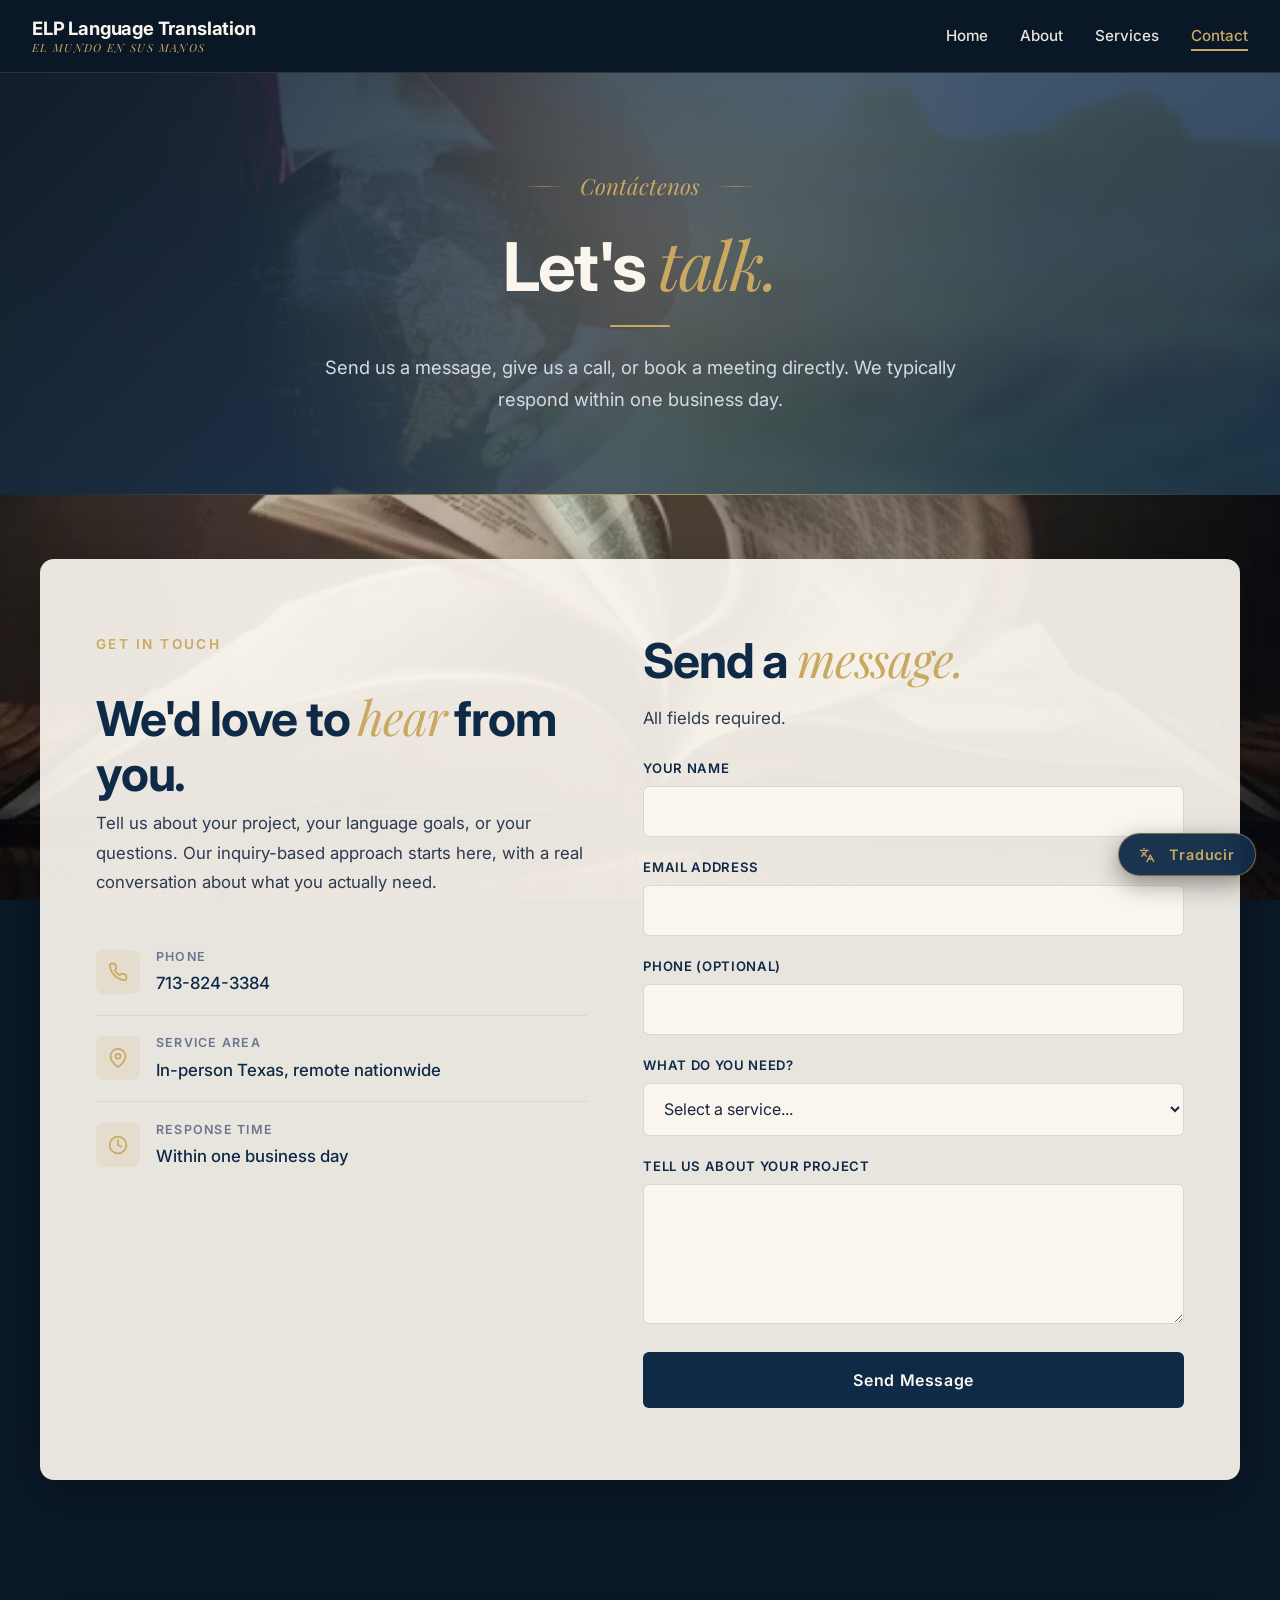
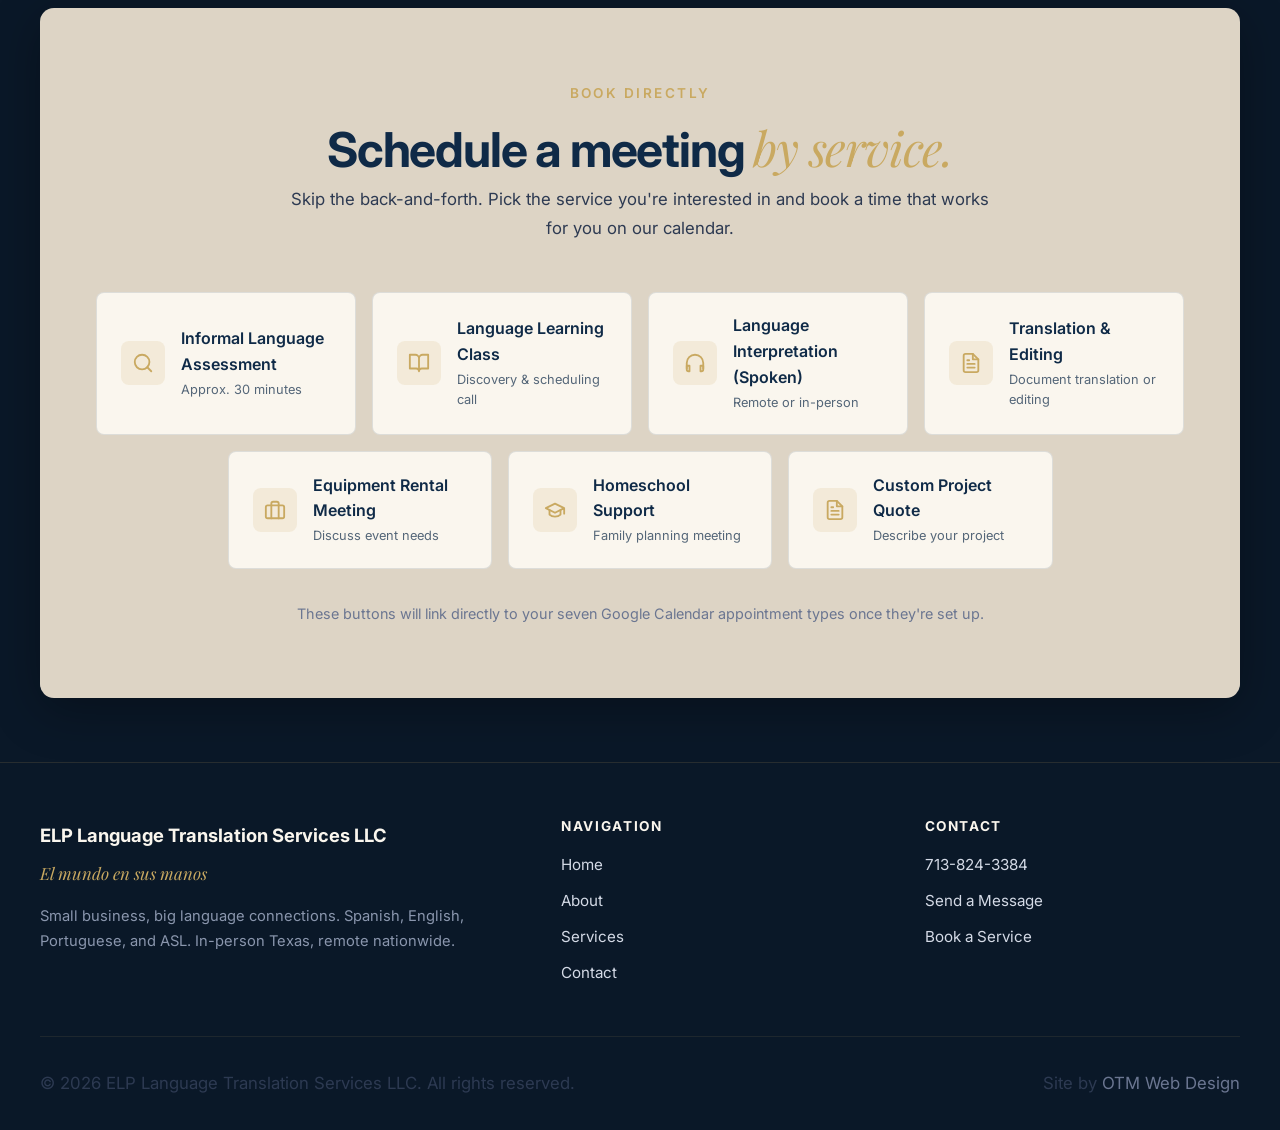
<file: contact.html>
<!DOCTYPE html>
<html lang="en">
<head>
  <meta charset="UTF-8" />
  <meta name="viewport" content="width=device-width, initial-scale=1.0" />
  <title>Contact & Schedule | ELP Language Translation Services</title>
  <meta name="description" content="Contact ELP Language Translation Services or schedule a meeting directly. We'll respond within one business day." />
  <link rel="preconnect" href="https://fonts.googleapis.com">
  <link rel="preconnect" href="https://fonts.gstatic.com" crossorigin>
  <link href="https://fonts.googleapis.com/css2?family=Inter:wght@400;500;600;700&family=Playfair+Display:ital,wght@0,400;0,600;1,400;1,600&display=swap" rel="stylesheet">
  <link rel="stylesheet" href="styles.css" />
</head>
<body>

  <!-- ===== Navigation ===== -->
  <nav class="nav">
    <div class="nav-inner">
      <a href="index.html" class="nav-brand">
        ELP Language Translation
        <span>El mundo en sus manos</span>
      </a>
      <button class="nav-toggle" aria-label="Toggle menu">
        <span></span><span></span><span></span>
      </button>
      <ul class="nav-links">
        <li><a href="index.html" data-lang-en="Home" data-lang-es="Inicio">Home</a></li>
        <li><a href="about.html" data-lang-en="About" data-lang-es="Nosotros">About</a></li>
        <li><a href="services.html" data-lang-en="Services" data-lang-es="Servicios">Services</a></li>
        <li><a href="contact.html" data-lang-en="Contact" data-lang-es="Contacto">Contact</a></li>
      </ul>
    </div>
  </nav>

  <!-- Floating language toggle (sticky bottom-right) -->
  <button class="lang-toggle" type="button">EN / ES</button>

  <!-- ===== Page Header ===== -->
  <header class="page-header">
    <div class="page-header-inner">
      <span class="page-header-tagline" data-lang-en="Contáctenos" data-lang-es="Contáctenos">Contáctenos</span>
      <h1 data-lang-en="Let's <em>talk.</em>" data-lang-es="<em>Hablemos.</em>">Let's <em>talk.</em></h1>
      <p data-lang-en="Send us a message, give us a call, or book a meeting directly. We typically respond within one business day." data-lang-es="Envíenos un mensaje, llámenos, o reserve una cita directamente. Normalmente respondemos dentro de un día hábil.">Send us a message, give us a call, or book a meeting directly. We typically respond within one business day.</p>
    </div>
  </header>

  <!-- ===== Contact Form + Info ===== -->
  <section class="section">
    <div class="section-frame section-frame--cream">
      <div class="contact-layout">

        <div class="contact-info">
          <p class="section-eyebrow" data-lang-en="Get In Touch" data-lang-es="Póngase en Contacto">Get In Touch</p>
          <h2 data-lang-en="We'd love to <em class=&quot;serif-accent&quot;>hear</em> from you." data-lang-es="Nos encantaría <em class=&quot;serif-accent&quot;>saber</em> de usted.">We'd love to <em class="serif-accent">hear</em> from you.</h2>
          <p data-lang-en="Tell us about your project, your language goals, or your questions. Our inquiry-based approach starts here, with a real conversation about what you actually need." data-lang-es="Cuéntenos sobre su proyecto, sus metas lingüísticas o sus preguntas. Nuestro enfoque basado en preguntas comienza aquí, con una conversación real sobre lo que usted realmente necesita.">
            Tell us about your project, your language goals, or your questions. Our inquiry-based approach
            starts here, with a real conversation about what you actually need.
          </p>

          <div class="contact-detail">
            <div class="contact-detail-icon">
              <svg viewBox="0 0 24 24"><path d="M22 16.92v3a2 2 0 0 1-2.18 2 19.79 19.79 0 0 1-8.63-3.07 19.5 19.5 0 0 1-6-6 19.79 19.79 0 0 1-3.07-8.67A2 2 0 0 1 4.11 2h3a2 2 0 0 1 2 1.72 12.84 12.84 0 0 0 .7 2.81 2 2 0 0 1-.45 2.11L8.09 9.91a16 16 0 0 0 6 6l1.27-1.27a2 2 0 0 1 2.11-.45 12.84 12.84 0 0 0 2.81.7A2 2 0 0 1 22 16.92z"/></svg>
            </div>
            <div>
              <div class="contact-detail-label" data-lang-en="Phone" data-lang-es="Teléfono">Phone</div>
              <a href="tel:7138243384" class="contact-detail-value">713-824-3384</a>
            </div>
          </div>

          <div class="contact-detail">
            <div class="contact-detail-icon">
              <svg viewBox="0 0 24 24"><path d="M21 10c0 7-9 13-9 13s-9-6-9-13a9 9 0 0 1 18 0z"/><circle cx="12" cy="10" r="3"/></svg>
            </div>
            <div>
              <div class="contact-detail-label" data-lang-en="Service Area" data-lang-es="Área de Servicio">Service Area</div>
              <div class="contact-detail-value" data-lang-en="In-person Texas, remote nationwide" data-lang-es="En persona en Texas, a distancia a nivel nacional">In-person Texas, remote nationwide</div>
            </div>
          </div>

          <div class="contact-detail">
            <div class="contact-detail-icon">
              <svg viewBox="0 0 24 24"><circle cx="12" cy="12" r="10"/><polyline points="12 6 12 12 16 14"/></svg>
            </div>
            <div>
              <div class="contact-detail-label" data-lang-en="Response Time" data-lang-es="Tiempo de Respuesta">Response Time</div>
              <div class="contact-detail-value" data-lang-en="Within one business day" data-lang-es="Dentro de un día hábil">Within one business day</div>
            </div>
          </div>

        </div>

        <div class="contact-form-wrap">
          <h2 data-lang-en="Send a <em class=&quot;serif-accent&quot;>message.</em>" data-lang-es="Envíe un <em class=&quot;serif-accent&quot;>mensaje.</em>">Send a <em class="serif-accent">message.</em></h2>
          <p style="margin-bottom: 1.5rem;" data-lang-en="All fields required." data-lang-es="Todos los campos son obligatorios.">All fields required.</p>
          <!-- TODO: Update Formspree endpoint when business email is confirmed -->
          <form id="contact-form" action="https://formspree.io/f/xnjozbnj" method="POST">
            <div class="form-field">
              <label for="name" data-lang-en="Your Name" data-lang-es="Su Nombre">Your Name</label>
              <input type="text" id="name" name="name" required />
            </div>
            <div class="form-field">
              <label for="email" data-lang-en="Email Address" data-lang-es="Correo Electrónico">Email Address</label>
              <input type="email" id="email" name="email" required />
            </div>
            <div class="form-field">
              <label for="phone" data-lang-en="Phone (optional)" data-lang-es="Teléfono (opcional)">Phone (optional)</label>
              <input type="tel" id="phone" name="phone" />
            </div>
            <div class="form-field">
              <label for="service" data-lang-en="What do you need?" data-lang-es="¿Qué necesita?">What do you need?</label>
              <select id="service" name="service" required>
                <option value="" data-lang-en="Select a service..." data-lang-es="Seleccione un servicio...">Select a service...</option>
                <option value="Language Assessment" data-lang-en="Informal Language Assessment" data-lang-es="Evaluación Informal de Idioma">Informal Language Assessment</option>
                <option value="Language Learning Class" data-lang-en="Language Learning Class" data-lang-es="Clases de Aprendizaje de Idiomas">Language Learning Class</option>
                <option value="Interpretation" data-lang-en="Language Interpretation (Spoken)" data-lang-es="Interpretación de Idiomas (Hablado)">Language Interpretation (Spoken)</option>
                <option value="Translation &amp; Editing" data-lang-en="Translation &amp; Editing" data-lang-es="Traducción y Edición">Translation &amp; Editing</option>
                <option value="Equipment Rental" data-lang-en="Interpretation Equipment Rental" data-lang-es="Renta de Equipo de Interpretación">Interpretation Equipment Rental</option>
                <option value="Homeschool Support" data-lang-en="Homeschool Support Services" data-lang-es="Servicios de Apoyo para Educación en Casa">Homeschool Support Services</option>
                <option value="Custom Project Quote" data-lang-en="Custom Project Quote" data-lang-es="Cotización Personalizada">Custom Project Quote</option>
                <option value="Just a question" data-lang-en="Just have a question" data-lang-es="Solo tengo una pregunta">Just have a question</option>
              </select>
            </div>
            <div class="form-field">
              <label for="message" data-lang-en="Tell us about your project" data-lang-es="Cuéntenos sobre su proyecto">Tell us about your project</label>
              <textarea id="message" name="message" required></textarea>
            </div>
            <button type="submit" class="btn-submit" data-lang-en="Send Message" data-lang-es="Enviar Mensaje">Send Message</button>
          </form>
        </div>

      </div>
    </div>
  </section>

  <!-- ===== Schedule Section ===== -->
  <section class="section" id="schedule">
    <div class="section-frame section-frame--sandstone schedule-section">
      <div style="text-align: center;">
        <p class="section-eyebrow" data-lang-en="Book Directly" data-lang-es="Reserve Directamente">Book Directly</p>
        <h2 data-lang-en="Schedule a meeting <em class=&quot;serif-accent&quot;>by service.</em>" data-lang-es="Agende una cita <em class=&quot;serif-accent&quot;>por servicio.</em>">Schedule a meeting <em class="serif-accent">by service.</em></h2>
        <div class="section-intro center">
          <p data-lang-en="Skip the back-and-forth. Pick the service you're interested in and book a time that works for you on our calendar." data-lang-es="Sin idas y vueltas. Elija el servicio que le interesa y reserve un horario que le funcione en nuestro calendario.">
            Skip the back-and-forth. Pick the service you're interested in and book a time that
            works for you on our calendar.
          </p>
        </div>
      </div>

      <div class="schedule-grid">

        <a href="#" class="schedule-btn">
          <div class="schedule-btn-icon">
            <svg viewBox="0 0 24 24"><circle cx="11" cy="11" r="8"/><path d="m21 21-4.35-4.35"/></svg>
          </div>
          <div class="schedule-btn-label">
            <span class="schedule-btn-title" data-lang-en="Informal Language Assessment" data-lang-es="Evaluación Informal de Idioma">Informal Language Assessment</span>
            <span class="schedule-btn-sub" data-lang-en="Approx. 30 minutes" data-lang-es="Aprox. 30 minutos">Approx. 30 minutes</span>
          </div>
        </a>

        <a href="#" class="schedule-btn">
          <div class="schedule-btn-icon">
            <svg viewBox="0 0 24 24"><path d="M2 3h6a4 4 0 0 1 4 4v14a3 3 0 0 0-3-3H2zM22 3h-6a4 4 0 0 0-4 4v14a3 3 0 0 1 3-3h7z"/></svg>
          </div>
          <div class="schedule-btn-label">
            <span class="schedule-btn-title" data-lang-en="Language Learning Class" data-lang-es="Clases de Aprendizaje">Language Learning Class</span>
            <span class="schedule-btn-sub" data-lang-en="Discovery & scheduling call" data-lang-es="Llamada de descubrimiento y agenda">Discovery & scheduling call</span>
          </div>
        </a>

        <a href="#" class="schedule-btn">
          <div class="schedule-btn-icon">
            <svg viewBox="0 0 24 24"><path d="M3 18v-6a9 9 0 0 1 18 0v6"/><path d="M21 19a2 2 0 0 1-2 2h-1v-6h3zM3 19a2 2 0 0 0 2 2h1v-6H3z"/></svg>
          </div>
          <div class="schedule-btn-label">
            <span class="schedule-btn-title" data-lang-en="Language Interpretation (Spoken)" data-lang-es="Interpretación de Idiomas (Hablado)">Language Interpretation (Spoken)</span>
            <span class="schedule-btn-sub" data-lang-en="Remote or in-person" data-lang-es="A distancia o en persona">Remote or in-person</span>
          </div>
        </a>

        <a href="#" class="schedule-btn">
          <div class="schedule-btn-icon">
            <svg viewBox="0 0 24 24"><path d="M14 2H6a2 2 0 0 0-2 2v16a2 2 0 0 0 2 2h12a2 2 0 0 0 2-2V8z"/><path d="M14 2v6h6M16 13H8M16 17H8M10 9H8"/></svg>
          </div>
          <div class="schedule-btn-label">
            <span class="schedule-btn-title" data-lang-en="Translation &amp; Editing" data-lang-es="Traducción y Edición">Translation &amp; Editing</span>
            <span class="schedule-btn-sub" data-lang-en="Document translation or editing" data-lang-es="Traducción o edición de documentos">Document translation or editing</span>
          </div>
        </a>

      </div>

      <div class="schedule-grid schedule-grid--bottom">

        <a href="#" class="schedule-btn">
          <div class="schedule-btn-icon">
            <svg viewBox="0 0 24 24"><rect x="2" y="7" width="20" height="14" rx="2"/><path d="M16 21V5a2 2 0 0 0-2-2h-4a2 2 0 0 0-2 2v16"/></svg>
          </div>
          <div class="schedule-btn-label">
            <span class="schedule-btn-title" data-lang-en="Equipment Rental Meeting" data-lang-es="Reunión de Renta de Equipo">Equipment Rental Meeting</span>
            <span class="schedule-btn-sub" data-lang-en="Discuss event needs" data-lang-es="Hablar sobre las necesidades del evento">Discuss event needs</span>
          </div>
        </a>

        <a href="#" class="schedule-btn">
          <div class="schedule-btn-icon">
            <svg viewBox="0 0 24 24"><path d="M22 10v6M2 10l10-5 10 5-10 5z"/><path d="M6 12v5c3 3 9 3 12 0v-5"/></svg>
          </div>
          <div class="schedule-btn-label">
            <span class="schedule-btn-title" data-lang-en="Homeschool Support" data-lang-es="Apoyo de Educación en Casa">Homeschool Support</span>
            <span class="schedule-btn-sub" data-lang-en="Family planning meeting" data-lang-es="Reunión de planificación familiar">Family planning meeting</span>
          </div>
        </a>

        <a href="#" class="schedule-btn">
          <div class="schedule-btn-icon">
            <svg viewBox="0 0 24 24"><path d="M14 2H6a2 2 0 0 0-2 2v16a2 2 0 0 0 2 2h12a2 2 0 0 0 2-2V8z"/><path d="M14 2v6h6M16 13H8M16 17H8M10 9H8"/></svg>
          </div>
          <div class="schedule-btn-label">
            <span class="schedule-btn-title" data-lang-en="Custom Project Quote" data-lang-es="Cotización Personalizada">Custom Project Quote</span>
            <span class="schedule-btn-sub" data-lang-en="Describe your project" data-lang-es="Describa su proyecto">Describe your project</span>
          </div>
        </a>

      </div>

      <p style="text-align: center; margin-top: 2rem; font-size: 0.9rem; color: #6b7691;" data-lang-en="These buttons will link directly to your seven Google Calendar appointment types once they're set up." data-lang-es="Estos botones se conectarán directamente a sus siete tipos de citas de Google Calendar una vez que estén configurados.">
        These buttons will link directly to your seven Google Calendar appointment types once they're set up.
      </p>
    </div>
  </section>

  <!-- ===== Footer ===== -->
  <footer class="footer">
    <div class="footer-inner">
      <div>
        <p class="footer-brand">ELP Language Translation Services LLC</p>
        <p class="footer-tagline">El mundo en sus manos</p>
        <p class="footer-text" data-lang-en="Small business, big language connections. Spanish, English, Portuguese, and ASL. In-person Texas, remote nationwide." data-lang-es="Pequeño negocio, grandes conexiones de idioma. Español, inglés, portugués y ASL. En persona en Texas, a distancia a nivel nacional.">
          Small business, big language connections. Spanish, English, Portuguese, and ASL.
          In-person Texas, remote nationwide.
        </p>
      </div>
      <div>
        <h4 data-lang-en="Navigation" data-lang-es="Navegación">Navigation</h4>
        <ul>
          <li><a href="index.html" data-lang-en="Home" data-lang-es="Inicio">Home</a></li>
          <li><a href="about.html" data-lang-en="About" data-lang-es="Nosotros">About</a></li>
          <li><a href="services.html" data-lang-en="Services" data-lang-es="Servicios">Services</a></li>
          <li><a href="contact.html" data-lang-en="Contact" data-lang-es="Contacto">Contact</a></li>
        </ul>
      </div>
      <div>
        <h4 data-lang-en="Contact" data-lang-es="Contacto">Contact</h4>
        <ul>
          <li><a href="tel:7138243384">713-824-3384</a></li>
          <li><a href="contact.html" data-lang-en="Send a Message" data-lang-es="Enviar un Mensaje">Send a Message</a></li>
          <li><a href="contact.html#schedule" data-lang-en="Book a Service" data-lang-es="Reservar un Servicio">Book a Service</a></li>
        </ul>
      </div>
    </div>
    <div class="footer-bottom">
      <p data-lang-en="&copy; 2026 ELP Language Translation Services LLC. All rights reserved." data-lang-es="&copy; 2026 ELP Language Translation Services LLC. Todos los derechos reservados.">&copy; 2026 ELP Language Translation Services LLC. All rights reserved.</p>
      <p data-lang-en="Site by <a href=&quot;https://otm-designs.com&quot; target=&quot;_blank&quot; rel=&quot;noopener&quot;>OTM Web Design</a>" data-lang-es="Sitio creado por <a href=&quot;https://otm-designs.com&quot; target=&quot;_blank&quot; rel=&quot;noopener&quot;>OTM Web Design</a>">Site by <a href="https://otm-designs.com" target="_blank" rel="noopener">OTM Web Design</a></p>
    </div>
  </footer>

  <script src="script.js"></script>
</body>
</html>
</file>
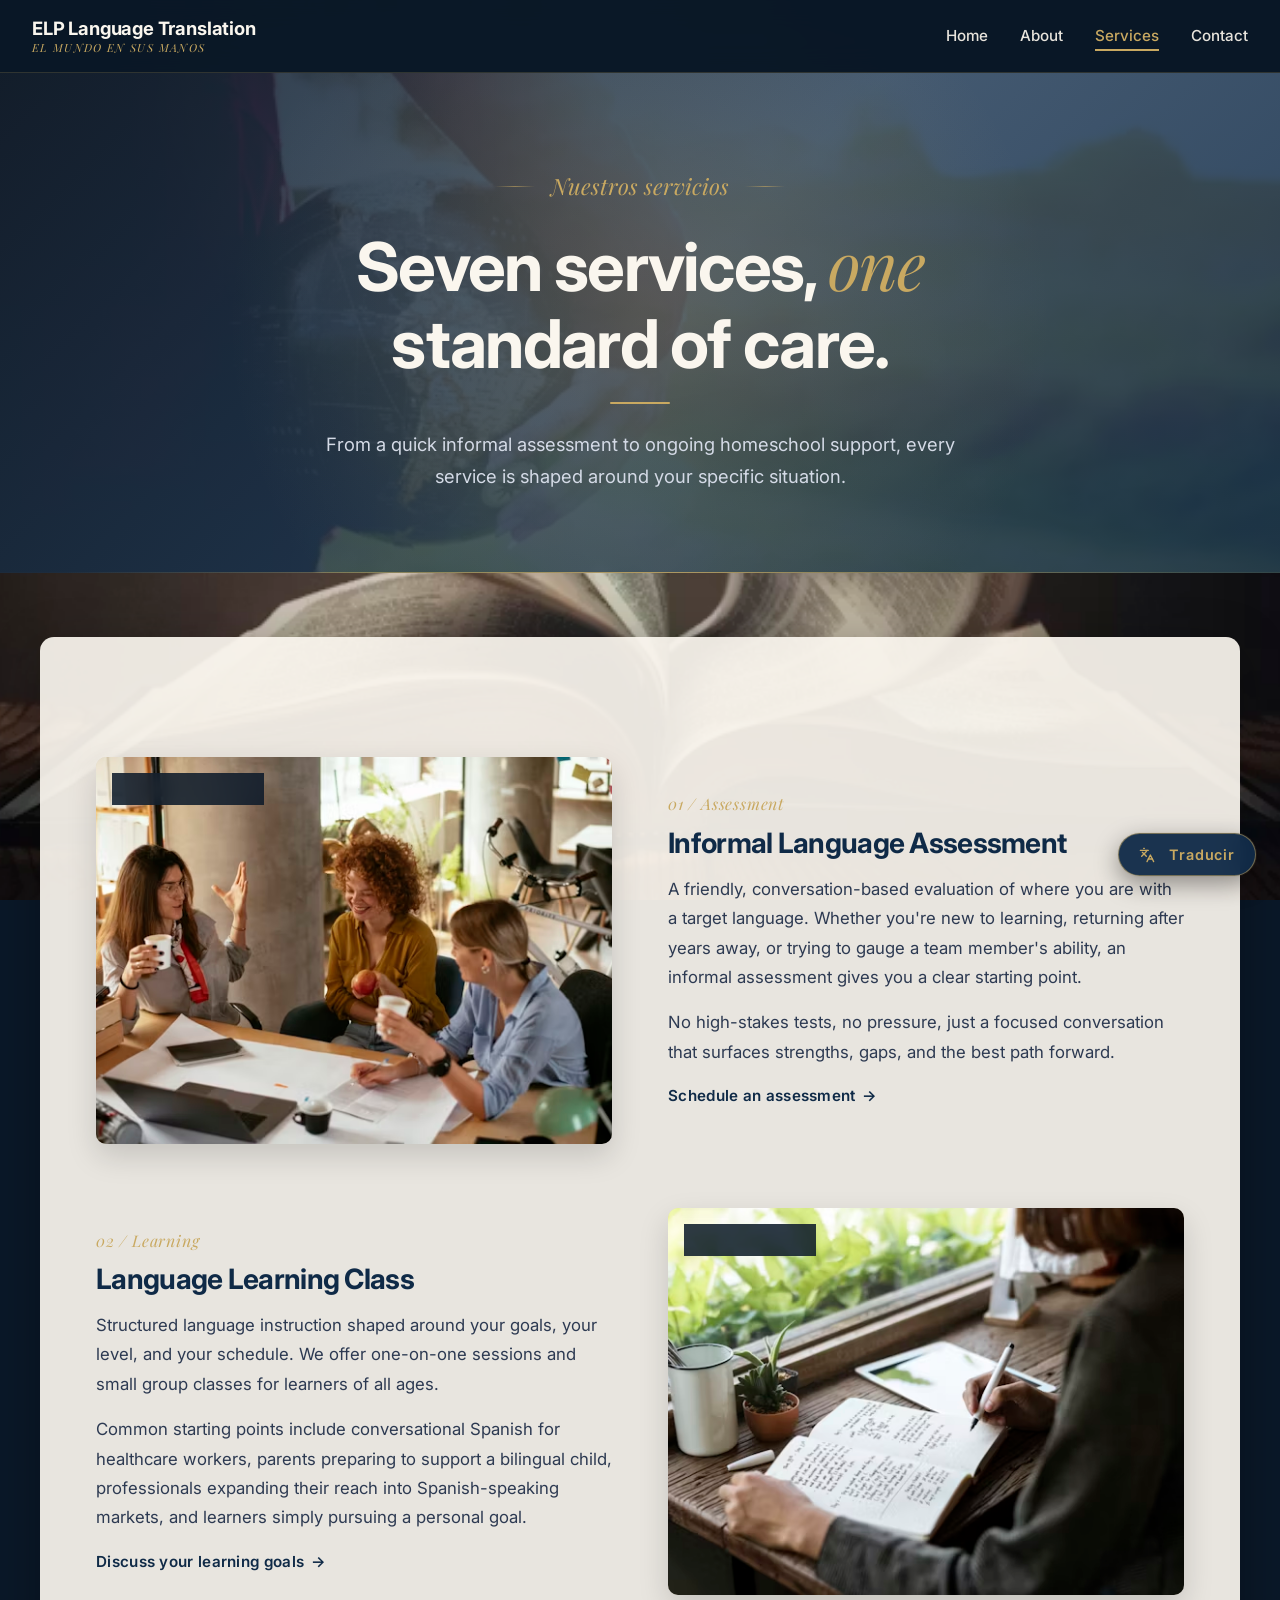
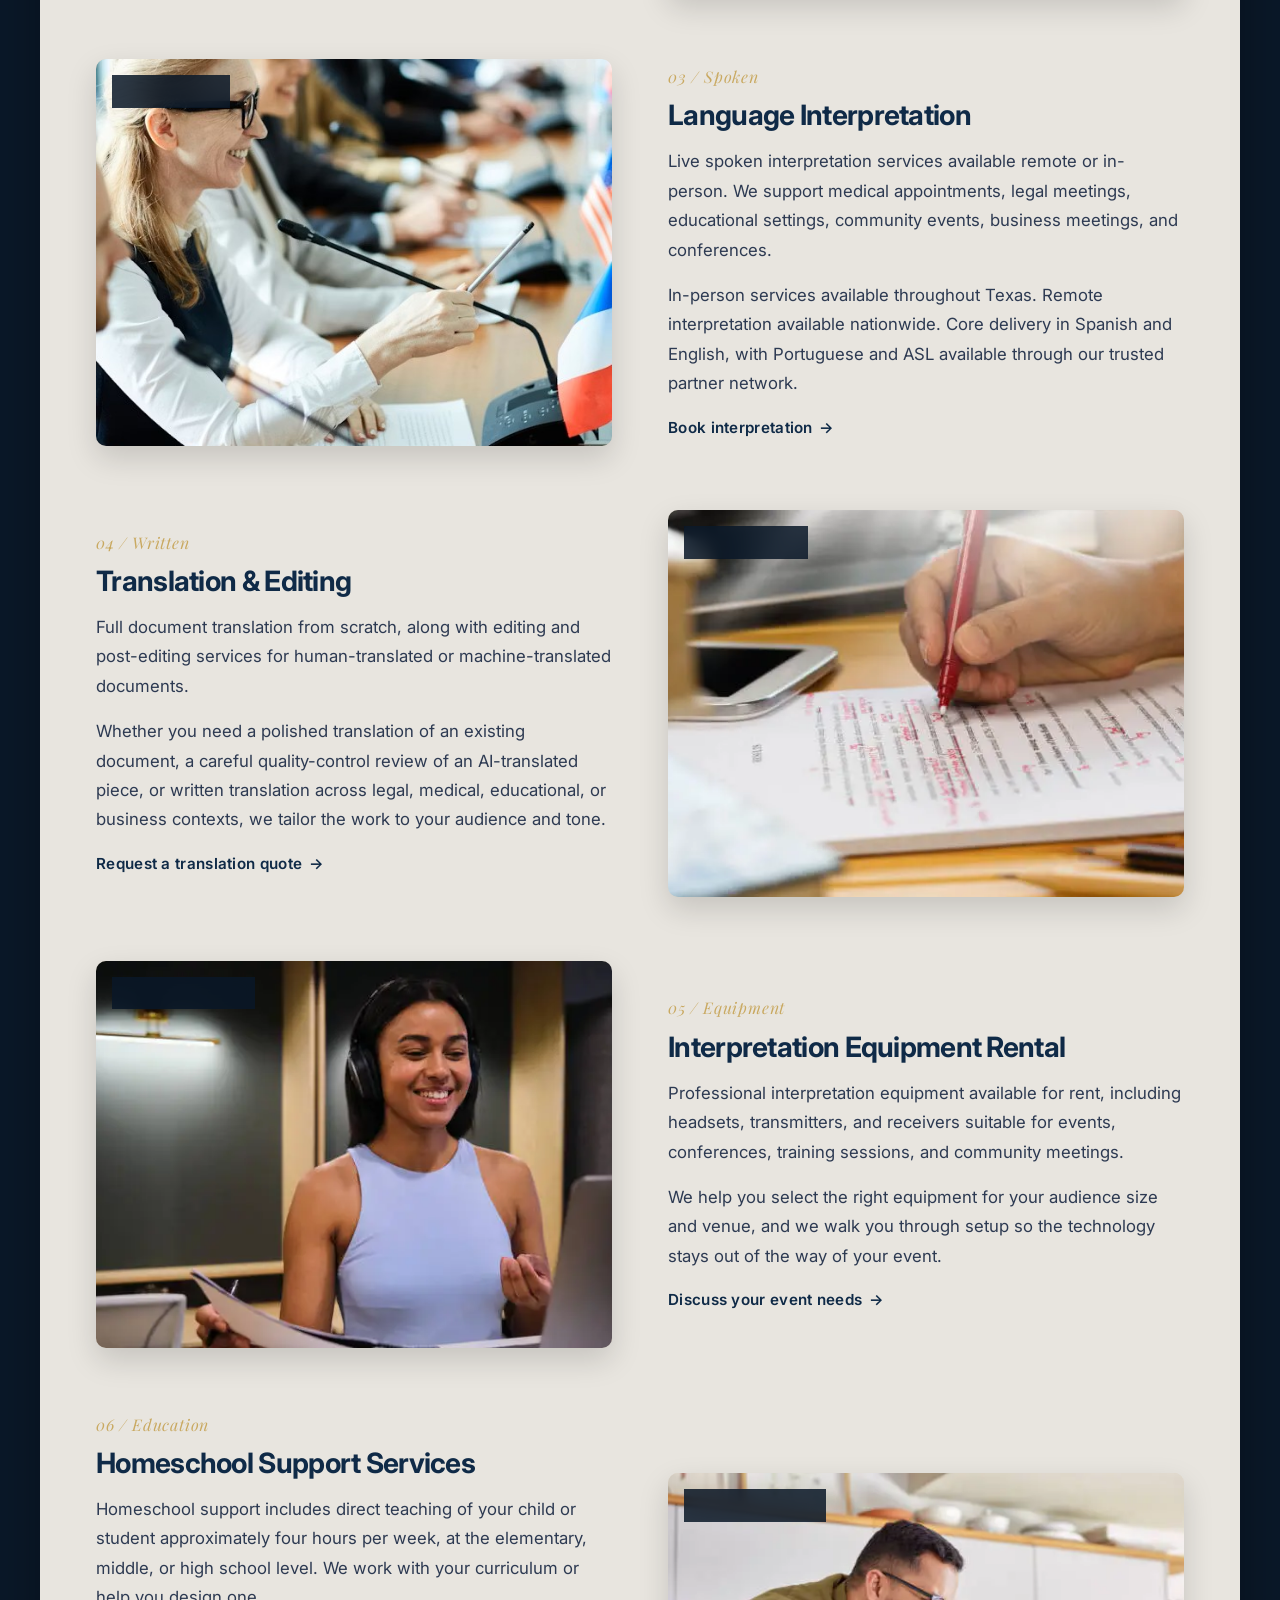
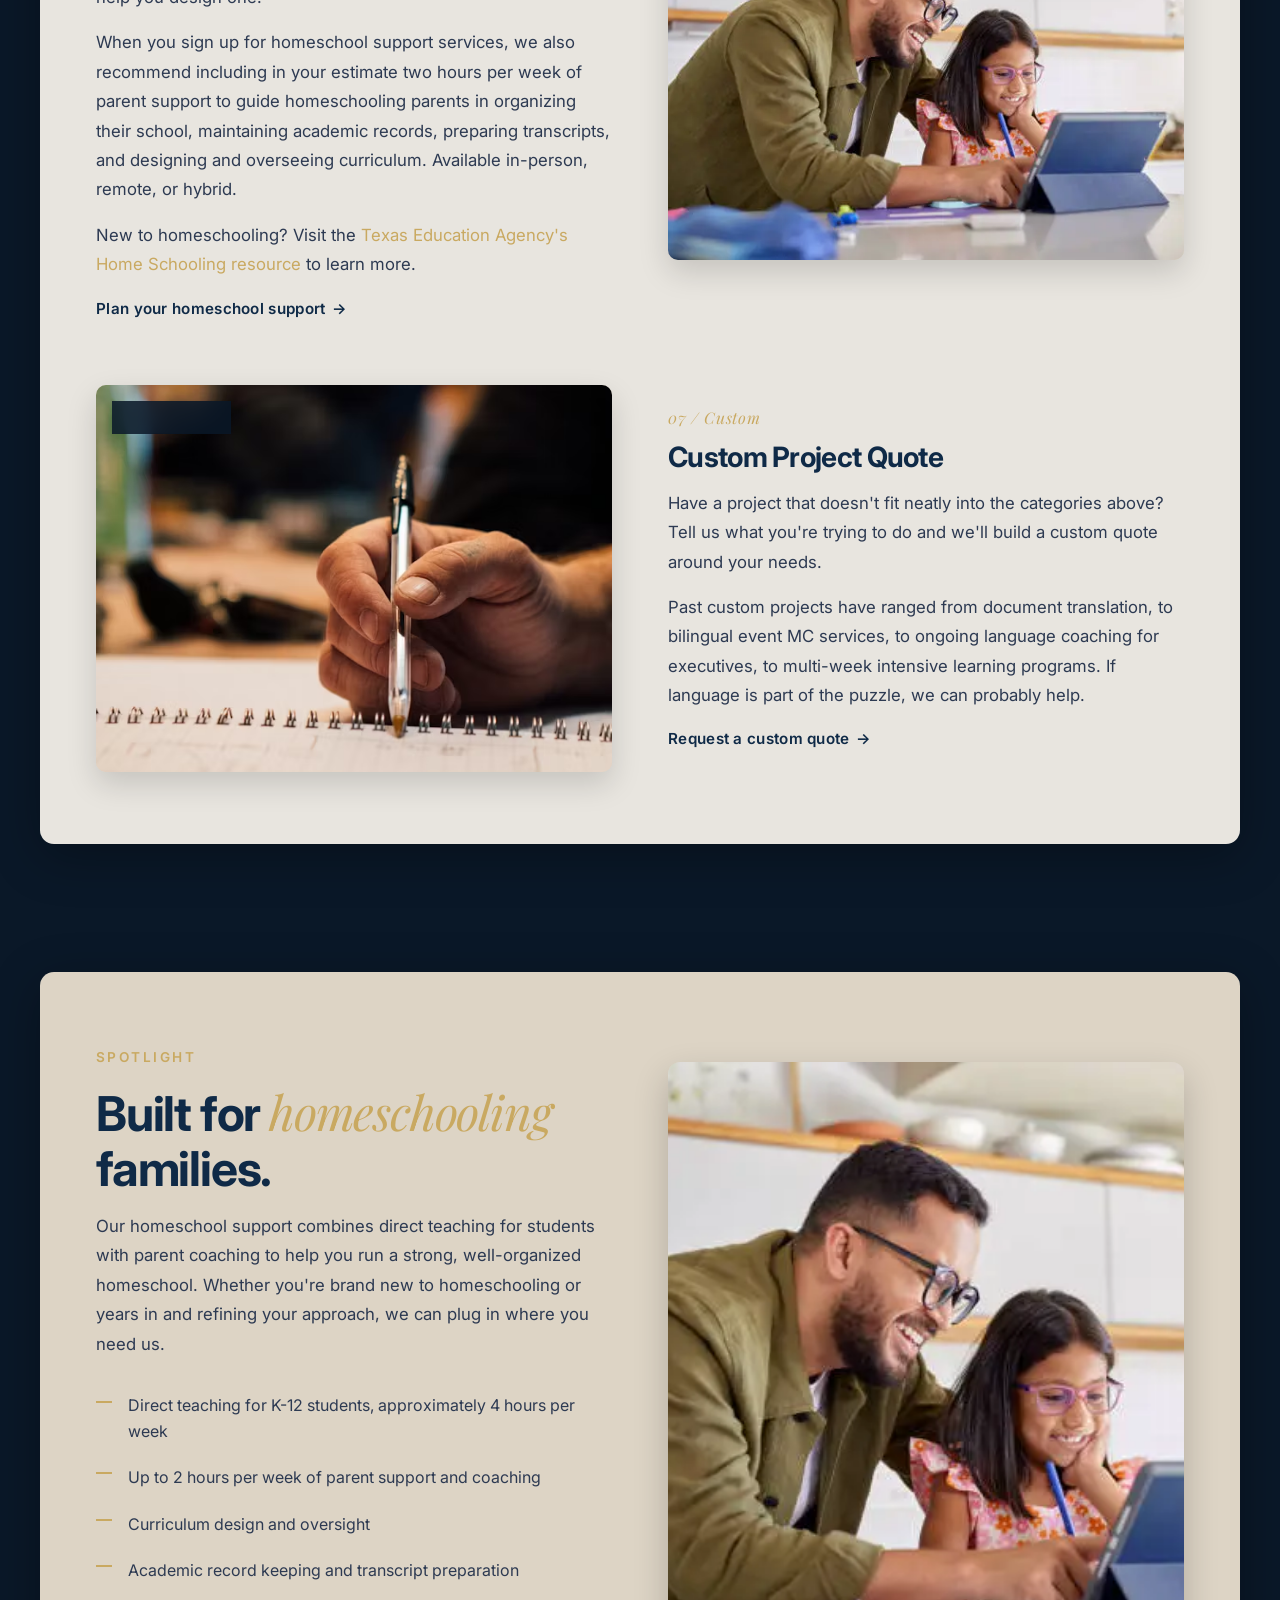
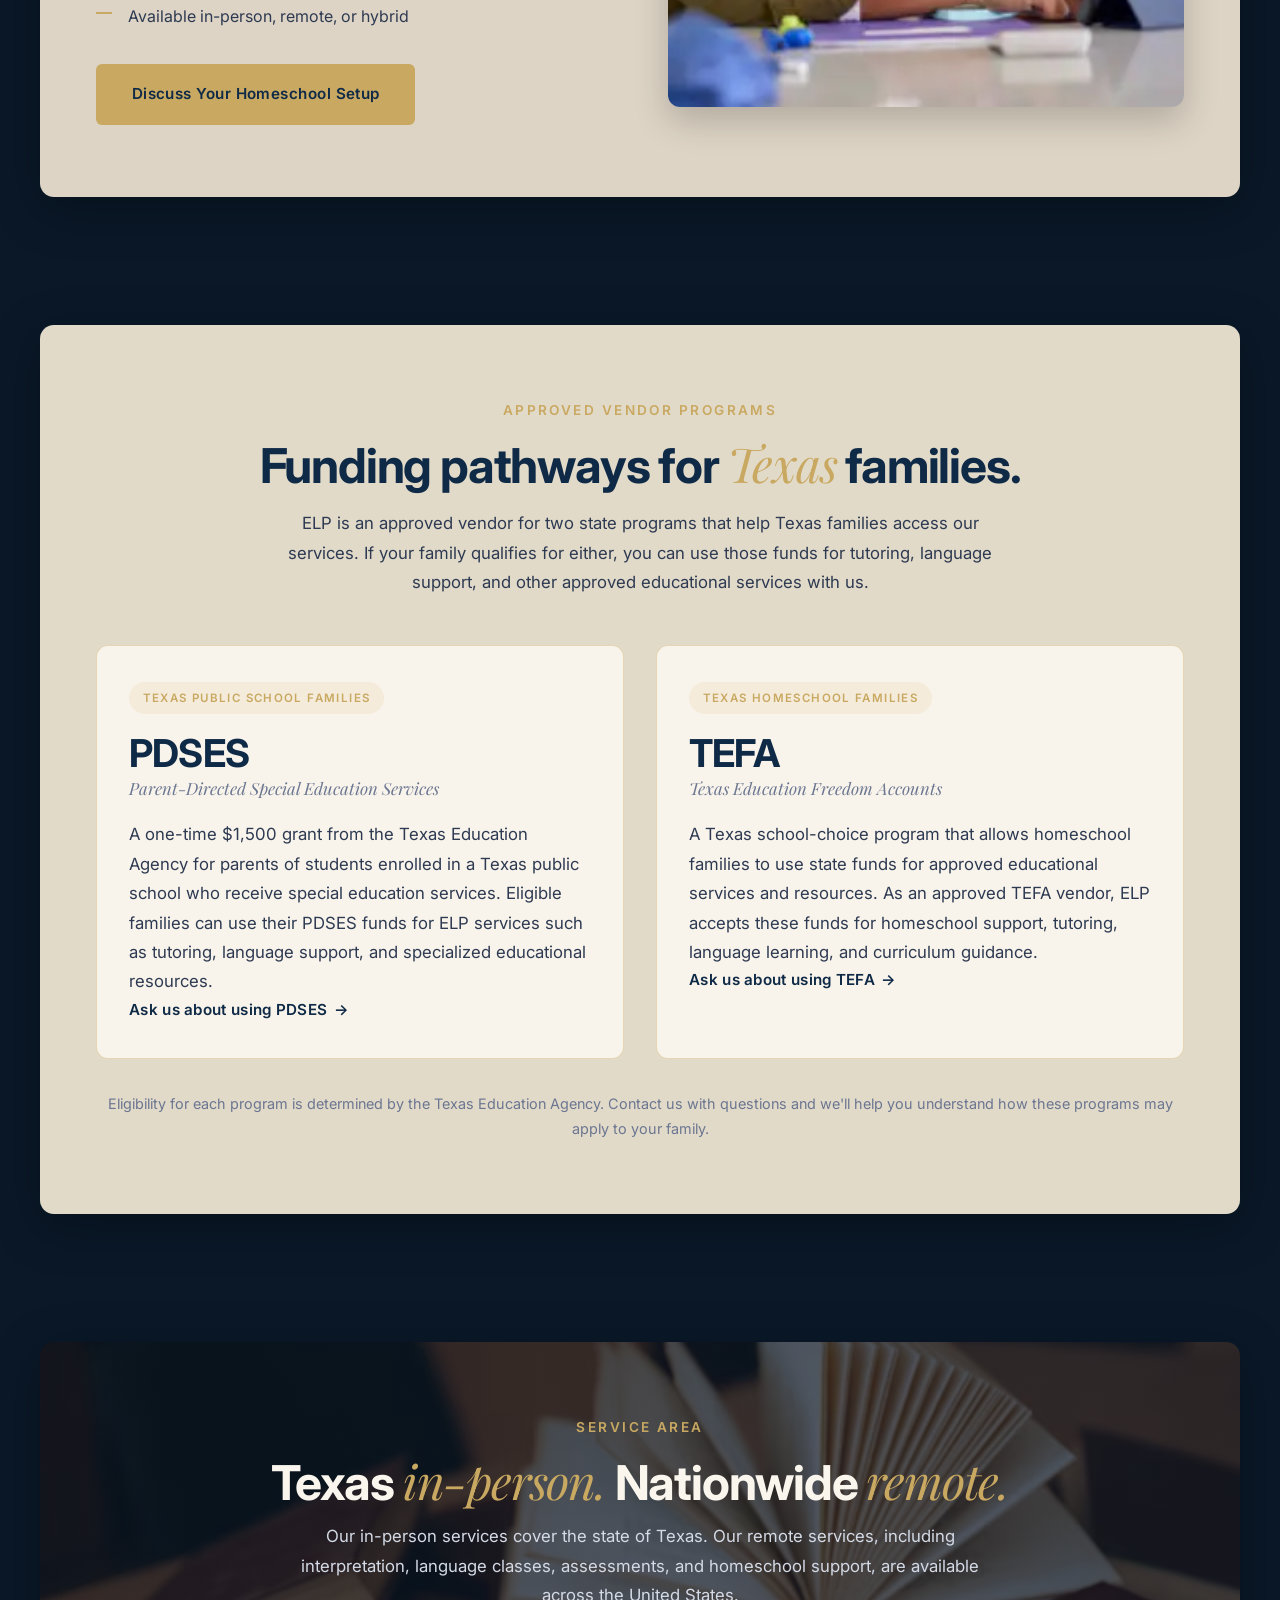
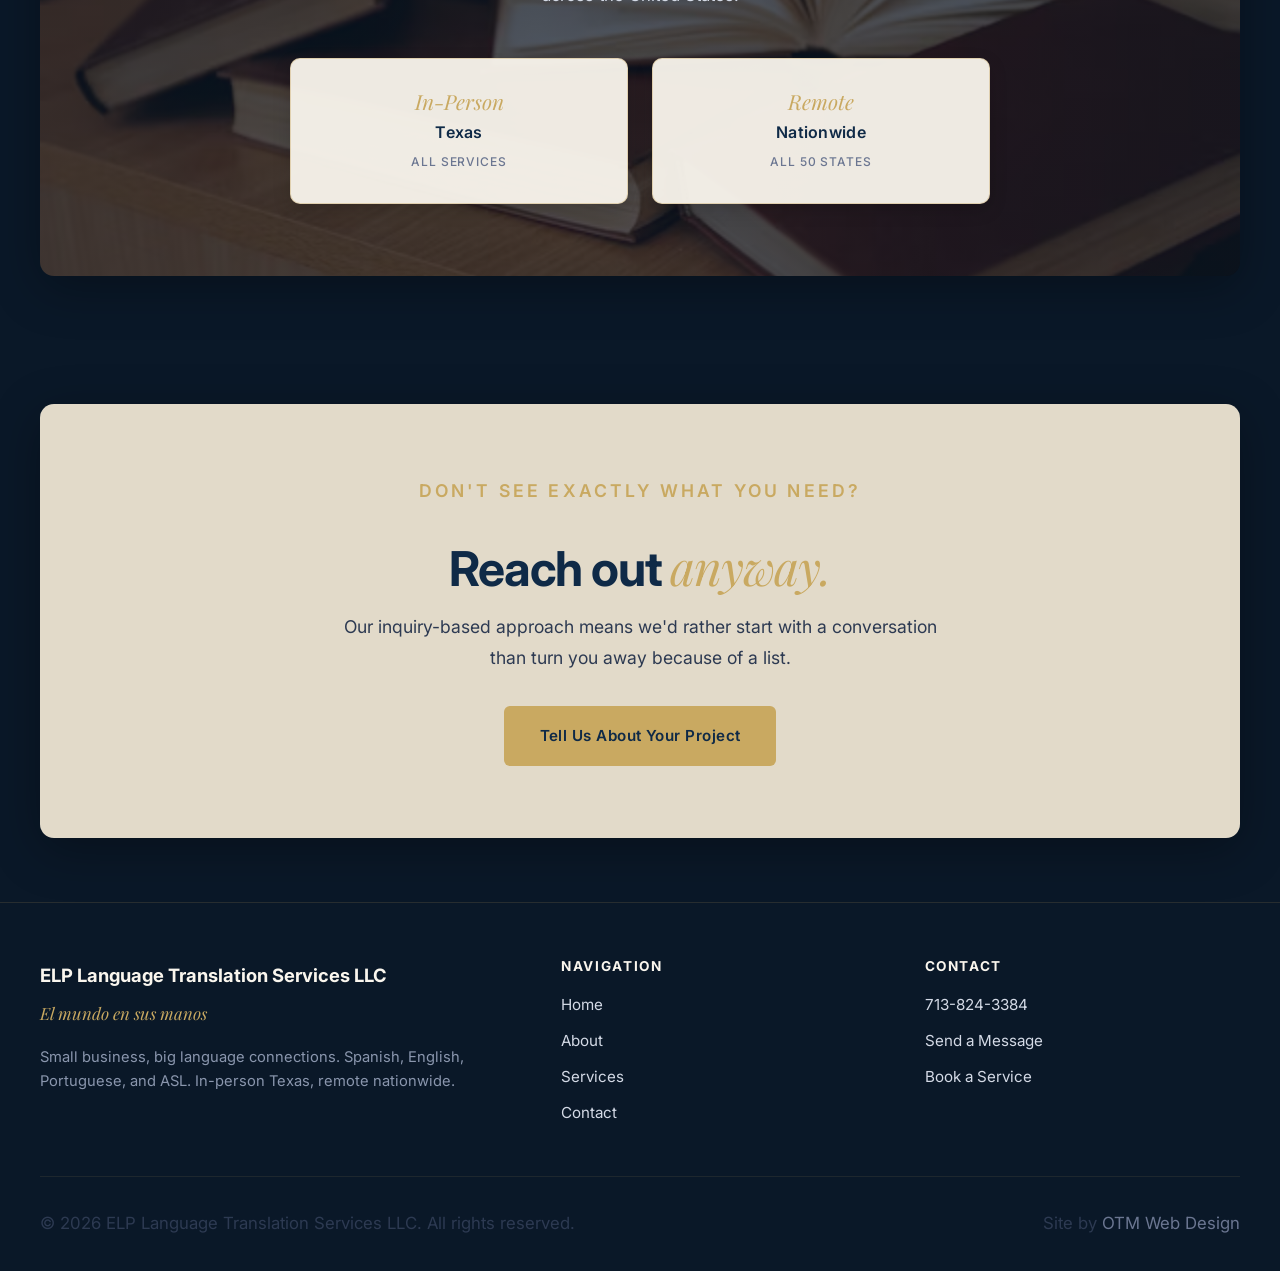
<file: services.html>
<!DOCTYPE html>
<html lang="en">
<head>
  <meta charset="UTF-8" />
  <meta name="viewport" content="width=device-width, initial-scale=1.0" />
  <title>Services | ELP Language Translation Services</title>
  <meta name="description" content="Our services: language assessment, language learning, interpretation, equipment rental, homeschool support, and custom project quotes." />
  <link rel="preconnect" href="https://fonts.googleapis.com">
  <link rel="preconnect" href="https://fonts.gstatic.com" crossorigin>
  <link href="https://fonts.googleapis.com/css2?family=Inter:wght@400;500;600;700&family=Playfair+Display:ital,wght@0,400;0,600;1,400;1,600&display=swap" rel="stylesheet">
  <link rel="stylesheet" href="styles.css" />
</head>
<body>

  <!-- ===== Navigation ===== -->
  <nav class="nav">
    <div class="nav-inner">
      <a href="index.html" class="nav-brand">
        ELP Language Translation
        <span>El mundo en sus manos</span>
      </a>
      <button class="nav-toggle" aria-label="Toggle menu">
        <span></span><span></span><span></span>
      </button>
      <ul class="nav-links">
        <li><a href="index.html" data-lang-en="Home" data-lang-es="Inicio">Home</a></li>
        <li><a href="about.html" data-lang-en="About" data-lang-es="Nosotros">About</a></li>
        <li><a href="services.html" data-lang-en="Services" data-lang-es="Servicios">Services</a></li>
        <li><a href="contact.html" data-lang-en="Contact" data-lang-es="Contacto">Contact</a></li>
      </ul>
    </div>
  </nav>

  <!-- Floating language toggle (sticky bottom-right) -->
  <button class="lang-toggle" type="button">EN / ES</button>

  <!-- ===== Page Header ===== -->
  <header class="page-header">
    <div class="page-header-inner">
      <span class="page-header-tagline" data-lang-en="Nuestros servicios" data-lang-es="Nuestros servicios">Nuestros servicios</span>
      <h1 data-lang-en="Seven services, <em>one</em> standard of care." data-lang-es="Siete servicios, <em>un</em> mismo estándar de atención.">Seven services, <em>one</em> standard of care.</h1>
      <p data-lang-en="From a quick informal assessment to ongoing homeschool support, every service is shaped around your specific situation." data-lang-es="Desde una evaluación informal rápida hasta apoyo continuo de educación en casa, cada servicio se adapta a su situación específica.">From a quick informal assessment to ongoing homeschool support, every service is shaped around your specific situation.</p>
    </div>
  </header>

  <!-- ===== Seven Numbered Services ===== -->
  <section class="section">
    <div class="section-frame section-frame--cream">

      <div class="numbered-services">

        <!-- 01 / Assessment -->
        <div class="numbered-service">
          <div class="numbered-service-image">
            <img src="assets/assessment.jpg" alt="Informal language assessment conversation" />
            <div class="numbered-service-image-tag" data-lang-en="01 / Assessment" data-lang-es="01 / Evaluación">01 / Assessment</div>
          </div>
          <div class="numbered-service-content">
            <span class="service-num" data-lang-en="01 / Assessment" data-lang-es="01 / Evaluación">01 / Assessment</span>
            <h3 data-lang-en="Informal Language Assessment" data-lang-es="Evaluación Informal de Idioma">Informal Language Assessment</h3>
            <p data-lang-en="A friendly, conversation-based evaluation of where you are with a target language. Whether you're new to learning, returning after years away, or trying to gauge a team member's ability, an informal assessment gives you a clear starting point." data-lang-es="Una evaluación amistosa basada en conversación de su nivel actual con el idioma objetivo. Ya sea que esté empezando a aprender, regresando después de años, o tratando de evaluar la habilidad de un miembro de su equipo, una evaluación informal le da un punto de partida claro.">
              A friendly, conversation-based evaluation of where you are with a target language. Whether
              you're new to learning, returning after years away, or trying to gauge a team member's
              ability, an informal assessment gives you a clear starting point.
            </p>
            <p data-lang-en="No high-stakes tests, no pressure, just a focused conversation that surfaces strengths, gaps, and the best path forward." data-lang-es="Sin exámenes de alto riesgo, sin presión, solo una conversación enfocada que revela fortalezas, áreas a mejorar y el mejor camino a seguir.">
              No high-stakes tests, no pressure, just a focused conversation that surfaces strengths,
              gaps, and the best path forward.
            </p>
            <a href="contact.html#schedule" class="text-link" data-lang-en="Schedule an assessment" data-lang-es="Agende una evaluación">Schedule an assessment</a>
          </div>
        </div>

        <!-- 02 / Learning -->
        <div class="numbered-service">
          <div class="numbered-service-image">
            <img src="assets/translation.jpg" alt="Language learning materials and notebooks" />
            <div class="numbered-service-image-tag" data-lang-en="02 / Learning" data-lang-es="02 / Aprendizaje">02 / Learning</div>
          </div>
          <div class="numbered-service-content">
            <span class="service-num" data-lang-en="02 / Learning" data-lang-es="02 / Aprendizaje">02 / Learning</span>
            <h3 data-lang-en="Language Learning Class" data-lang-es="Clases de Aprendizaje de Idiomas">Language Learning Class</h3>
            <p data-lang-en="Structured language instruction shaped around your goals, your level, and your schedule. We offer one-on-one sessions and small group classes for learners of all ages." data-lang-es="Instrucción estructurada de idiomas adaptada a sus metas, su nivel y su horario. Ofrecemos sesiones individuales y clases para grupos pequeños para estudiantes de todas las edades.">
              Structured language instruction shaped around your goals, your level, and your schedule.
              We offer one-on-one sessions and small group classes for learners of all ages.
            </p>
            <p data-lang-en="Common starting points include conversational Spanish for healthcare workers, parents preparing to support a bilingual child, professionals expanding their reach into Spanish-speaking markets, and learners simply pursuing a personal goal." data-lang-es="Puntos de partida comunes incluyen español conversacional para profesionales de la salud, padres preparándose para apoyar a un hijo bilingüe, profesionales que expanden su alcance hacia mercados hispanohablantes, y estudiantes que simplemente persiguen una meta personal.">
              Common starting points include conversational Spanish for healthcare workers, parents
              preparing to support a bilingual child, professionals expanding their reach into
              Spanish-speaking markets, and learners simply pursuing a personal goal.
            </p>
            <a href="contact.html#schedule" class="text-link" data-lang-en="Discuss your learning goals" data-lang-es="Hablemos de sus metas de aprendizaje">Discuss your learning goals</a>
          </div>
        </div>

        <!-- 03 / Interpretation (Spoken) -->
        <div class="numbered-service">
          <div class="numbered-service-image">
            <img src="assets/interpretation.jpg" alt="Professional interpretation in session" />
            <div class="numbered-service-image-tag" data-lang-en="03 / Spoken" data-lang-es="03 / Hablado">03 / Spoken</div>
          </div>
          <div class="numbered-service-content">
            <span class="service-num" data-lang-en="03 / Spoken" data-lang-es="03 / Hablado">03 / Spoken</span>
            <h3 data-lang-en="Language Interpretation" data-lang-es="Interpretación de Idiomas">Language Interpretation</h3>
            <p data-lang-en="Live spoken interpretation services available remote or in-person. We support medical appointments, legal meetings, educational settings, community events, business meetings, and conferences." data-lang-es="Servicios de interpretación oral en vivo disponibles a distancia o en persona. Apoyamos citas médicas, reuniones legales, entornos educativos, eventos comunitarios, reuniones de negocios y conferencias.">
              Live spoken interpretation services available remote or in-person. We support medical appointments,
              legal meetings, educational settings, community events, business meetings, and conferences.
            </p>
            <p data-lang-en="In-person services available throughout Texas. Remote interpretation available nationwide. Core delivery in Spanish and English, with Portuguese and ASL available through our trusted partner network." data-lang-es="Servicios en persona disponibles en todo Texas. Interpretación a distancia disponible a nivel nacional. Servicio principal en español e inglés, con portugués y ASL disponibles a través de nuestra red de socios de confianza.">
              In-person services available throughout Texas. Remote interpretation available nationwide.
              Core delivery in Spanish and English, with Portuguese and ASL available through our
              trusted partner network.
            </p>
            <a href="contact.html#schedule" class="text-link" data-lang-en="Book interpretation" data-lang-es="Reservar interpretación">Book interpretation</a>
          </div>
        </div>

        <!-- 04 / Translation & Editing -->
        <div class="numbered-service">
          <div class="numbered-service-image">
            <img src="assets/translation-written.jpg" alt="Written translation and editing services" />
            <div class="numbered-service-image-tag" data-lang-en="04 / Written" data-lang-es="04 / Escrito">04 / Written</div>
          </div>
          <div class="numbered-service-content">
            <span class="service-num" data-lang-en="04 / Written" data-lang-es="04 / Escrito">04 / Written</span>
            <h3 data-lang-en="Translation &amp; Editing" data-lang-es="Traducción y Edición">Translation &amp; Editing</h3>
            <p data-lang-en="Full document translation from scratch, along with editing and post-editing services for human-translated or machine-translated documents." data-lang-es="Traducción completa de documentos desde cero, junto con servicios de edición y posedición para documentos traducidos por humanos o por traducción automática.">
              Full document translation from scratch, along with editing and post-editing services for
              human-translated or machine-translated documents.
            </p>
            <p data-lang-en="Whether you need a polished translation of an existing document, a careful quality-control review of an AI-translated piece, or written translation across legal, medical, educational, or business contexts, we tailor the work to your audience and tone." data-lang-es="Ya sea que necesite una traducción pulida de un documento existente, una revisión cuidadosa de control de calidad de una pieza traducida por inteligencia artificial, o traducción escrita en contextos legales, médicos, educativos o empresariales, adaptamos el trabajo a su público y su tono.">
              Whether you need a polished translation of an existing document, a careful quality-control
              review of an AI-translated piece, or written translation across legal, medical, educational,
              or business contexts, we tailor the work to your audience and tone.
            </p>
            <a href="contact.html#schedule" class="text-link" data-lang-en="Request a translation quote" data-lang-es="Solicite una cotización de traducción">Request a translation quote</a>
          </div>
        </div>

        <!-- 05 / Equipment -->
        <div class="numbered-service">
          <div class="numbered-service-image">
            <img src="assets/equipment.jpg" alt="Professional interpretation equipment" />
            <div class="numbered-service-image-tag" data-lang-en="05 / Equipment" data-lang-es="05 / Equipo">05 / Equipment</div>
          </div>
          <div class="numbered-service-content">
            <span class="service-num" data-lang-en="05 / Equipment" data-lang-es="05 / Equipo">05 / Equipment</span>
            <h3 data-lang-en="Interpretation Equipment Rental" data-lang-es="Renta de Equipo de Interpretación">Interpretation Equipment Rental</h3>
            <p data-lang-en="Professional interpretation equipment available for rent, including headsets, transmitters, and receivers suitable for events, conferences, training sessions, and community meetings." data-lang-es="Equipo profesional de interpretación disponible para renta, incluyendo audífonos, transmisores y receptores adecuados para eventos, conferencias, capacitaciones y reuniones comunitarias.">
              Professional interpretation equipment available for rent, including headsets, transmitters,
              and receivers suitable for events, conferences, training sessions, and community meetings.
            </p>
            <p data-lang-en="We help you select the right equipment for your audience size and venue, and we walk you through setup so the technology stays out of the way of your event." data-lang-es="Le ayudamos a seleccionar el equipo adecuado para el tamaño de su público y su sede, y le guiamos a través de la instalación para que la tecnología no interfiera con su evento.">
              We help you select the right equipment for your audience size and venue, and we walk you
              through setup so the technology stays out of the way of your event.
            </p>
            <a href="contact.html#schedule" class="text-link" data-lang-en="Discuss your event needs" data-lang-es="Hablemos de las necesidades de su evento">Discuss your event needs</a>
          </div>
        </div>

        <!-- 06 / Homeschool -->
        <div class="numbered-service">
          <div class="numbered-service-image">
            <img src="assets/homeschool.jpg" alt="Homeschool family learning together" />
            <div class="numbered-service-image-tag" data-lang-en="06 / Education" data-lang-es="06 / Educación">06 / Education</div>
          </div>
          <div class="numbered-service-content">
            <span class="service-num" data-lang-en="06 / Education" data-lang-es="06 / Educación">06 / Education</span>
            <h3 data-lang-en="Homeschool Support Services" data-lang-es="Servicios de Apoyo para Educación en Casa">Homeschool Support Services</h3>
            <p data-lang-en="Homeschool support includes direct teaching of your child or student approximately four hours per week, at the elementary, middle, or high school level. We work with your curriculum or help you design one." data-lang-es="El apoyo de educación en casa incluye enseñanza directa para su hijo o estudiante aproximadamente cuatro horas por semana, a nivel de primaria, secundaria o preparatoria. Trabajamos con su plan de estudios o le ayudamos a diseñar uno.">
              Homeschool support includes direct teaching of your child or student approximately
              four hours per week, at the elementary, middle, or high school level. We work with your
              curriculum or help you design one.
            </p>
            <p data-lang-en="When you sign up for homeschool support services, we also recommend including in your estimate two hours per week of parent support to guide homeschooling parents in organizing their school, maintaining academic records, preparing transcripts, and designing and overseeing curriculum. Available in-person, remote, or hybrid." data-lang-es="Cuando se inscribe en los servicios de apoyo para educación en casa, también recomendamos incluir en su estimado dos horas por semana de apoyo a padres para guiar a los padres que educan en casa en organizar su escuela, mantener expedientes académicos, preparar boletas de calificaciones, y diseñar y supervisar el plan de estudios. Disponible en persona, a distancia o híbrido.">
              When you sign up for homeschool support services, we also recommend including in your estimate
              two hours per week of parent support to guide homeschooling parents in organizing their school,
              maintaining academic records, preparing transcripts, and designing and overseeing curriculum.
              Available in-person, remote, or hybrid.
            </p>
            <p data-lang-en="New to homeschooling? Visit the <a href=&quot;https://tea.texas.gov/texas-schools/general-information/finding-a-school-for-your-child/home-schooling&quot; target=&quot;_blank&quot; rel=&quot;noopener&quot;>Texas Education Agency's Home Schooling resource</a> to learn more." data-lang-es="¿Es nuevo en la educación en casa? Visite el <a href=&quot;https://tea.texas.gov/texas-schools/general-information/finding-a-school-for-your-child/home-schooling&quot; target=&quot;_blank&quot; rel=&quot;noopener&quot;>recurso de Educación en Casa de la Agencia de Educación de Texas</a> para más información.">
              New to homeschooling? Visit the <a href="https://tea.texas.gov/texas-schools/general-information/finding-a-school-for-your-child/home-schooling" target="_blank" rel="noopener">Texas Education Agency's Home Schooling resource</a> to learn more.
            </p>
            <a href="contact.html#schedule" class="text-link" data-lang-en="Plan your homeschool support" data-lang-es="Planifique su apoyo de educación en casa">Plan your homeschool support</a>
          </div>
        </div>

        <!-- 07 / Custom -->
        <div class="numbered-service">
          <div class="numbered-service-image">
            <img src="assets/custom-project.jpg" alt="Custom language project planning" />
            <div class="numbered-service-image-tag" data-lang-en="07 / Custom" data-lang-es="07 / Personalizado">07 / Custom</div>
          </div>
          <div class="numbered-service-content">
            <span class="service-num" data-lang-en="07 / Custom" data-lang-es="07 / Personalizado">07 / Custom</span>
            <h3 data-lang-en="Custom Project Quote" data-lang-es="Cotización Personalizada">Custom Project Quote</h3>
            <p data-lang-en="Have a project that doesn't fit neatly into the categories above? Tell us what you're trying to do and we'll build a custom quote around your needs." data-lang-es="¿Tiene un proyecto que no encaja claramente en las categorías anteriores? Cuéntenos qué intenta lograr y le prepararemos una cotización personalizada según sus necesidades.">
              Have a project that doesn't fit neatly into the categories above? Tell us what you're trying
              to do and we'll build a custom quote around your needs.
            </p>
            <p data-lang-en="Past custom projects have ranged from document translation, to bilingual event MC services, to ongoing language coaching for executives, to multi-week intensive learning programs. If language is part of the puzzle, we can probably help." data-lang-es="Proyectos personalizados anteriores han incluido desde traducción de documentos, hasta servicios de presentador bilingüe para eventos, hasta coaching lingüístico continuo para ejecutivos, hasta programas intensivos de aprendizaje de varias semanas. Si el idioma es parte del rompecabezas, probablemente podemos ayudar.">
              Past custom projects have ranged from document translation, to bilingual event MC services,
              to ongoing language coaching for executives, to multi-week intensive learning programs.
              If language is part of the puzzle, we can probably help.
            </p>
            <a href="contact.html" class="text-link" data-lang-en="Request a custom quote" data-lang-es="Solicite una cotización personalizada">Request a custom quote</a>
          </div>
        </div>

      </div>

    </div>
  </section>

  <!-- ===== Homeschool Spotlight ===== -->
  <section class="section">
    <div class="section-frame section-frame--sandstone">
      <div class="homeschool-callout">
        <div class="homeschool-content">
          <p class="section-eyebrow" data-lang-en="Spotlight" data-lang-es="Destacado">Spotlight</p>
          <h2 data-lang-en="Built for <em class=&quot;serif-accent&quot;>homeschooling</em> families." data-lang-es="Diseñado para familias que <em class=&quot;serif-accent&quot;>educan en casa.</em>">Built for <em class="serif-accent">homeschooling</em> families.</h2>
          <p data-lang-en="Our homeschool support combines direct teaching for students with parent coaching to help you run a strong, well-organized homeschool. Whether you're brand new to homeschooling or years in and refining your approach, we can plug in where you need us." data-lang-es="Nuestro apoyo de educación en casa combina enseñanza directa para estudiantes con coaching para padres, ayudándole a llevar una educación en casa sólida y bien organizada. Ya sea que sea completamente nuevo en la educación en casa o lleve años refinando su enfoque, podemos integrarnos donde nos necesite.">
            Our homeschool support combines direct teaching for students with parent coaching to help
            you run a strong, well-organized homeschool. Whether you're brand new to homeschooling or
            years in and refining your approach, we can plug in where you need us.
          </p>
          <ul>
            <li data-lang-en="Direct teaching for K-12 students, approximately 4 hours per week" data-lang-es="Enseñanza directa para estudiantes de kínder a preparatoria, aproximadamente 4 horas por semana">Direct teaching for K-12 students, approximately 4 hours per week</li>
            <li data-lang-en="Up to 2 hours per week of parent support and coaching" data-lang-es="Hasta 2 horas por semana de apoyo y coaching para padres">Up to 2 hours per week of parent support and coaching</li>
            <li data-lang-en="Curriculum design and oversight" data-lang-es="Diseño y supervisión del plan de estudios">Curriculum design and oversight</li>
            <li data-lang-en="Academic record keeping and transcript preparation" data-lang-es="Mantenimiento de expedientes académicos y preparación de boletas">Academic record keeping and transcript preparation</li>
            <li data-lang-en="Available in-person, remote, or hybrid" data-lang-es="Disponible en persona, a distancia o híbrido">Available in-person, remote, or hybrid</li>
          </ul>
          <a href="contact.html" class="btn btn-primary" data-lang-en="Discuss Your Homeschool Setup" data-lang-es="Hablemos de su Educación en Casa">Discuss Your Homeschool Setup</a>
        </div>
        <div class="homeschool-visual">
          <img src="assets/homeschool.jpg" alt="Homeschool learning environment" />
        </div>
      </div>
    </div>
  </section>

  <!-- ===== Approved Vendor Programs ===== -->
  <section class="section">
    <div class="section-frame section-frame--wheat">
      <div style="text-align: center;">
        <p class="section-eyebrow" data-lang-en="Approved Vendor Programs" data-lang-es="Programas de Proveedor Aprobado">Approved Vendor Programs</p>
        <h2 data-lang-en="Funding pathways for <em class=&quot;serif-accent&quot;>Texas</em> families." data-lang-es="Opciones de financiamiento para familias <em class=&quot;serif-accent&quot;>de Texas.</em>">Funding pathways for <em class="serif-accent">Texas</em> families.</h2>
        <div class="section-intro center">
          <p data-lang-en="ELP is an approved vendor for two state programs that help Texas families access our services. If your family qualifies for either, you can use those funds for tutoring, language support, and other approved educational services with us." data-lang-es="ELP es un proveedor aprobado para dos programas estatales que ayudan a las familias de Texas a acceder a nuestros servicios. Si su familia califica para alguno de estos, puede utilizar esos fondos para tutorías, apoyo lingüístico y otros servicios educativos aprobados con nosotros.">
            ELP is an approved vendor for two state programs that help Texas families access our services.
            If your family qualifies for either, you can use those funds for tutoring, language support,
            and other approved educational services with us.
          </p>
        </div>
      </div>

      <div class="vendor-programs-grid">

        <div class="vendor-program-card">
          <span class="vendor-program-tag" data-lang-en="Texas Public School Families" data-lang-es="Familias de Escuelas Públicas de Texas">Texas Public School Families</span>
          <h3>PDSES</h3>
          <p class="vendor-program-subtitle" data-lang-en="Parent-Directed Special Education Services" data-lang-es="Servicios de Educación Especial Dirigidos por los Padres">Parent-Directed Special Education Services</p>
          <p data-lang-en="A one-time $1,500 grant from the Texas Education Agency for parents of students enrolled in a Texas public school who receive special education services. Eligible families can use their PDSES funds for ELP services such as tutoring, language support, and specialized educational resources." data-lang-es="Una subvención única de $1,500 de la Agencia de Educación de Texas para padres de estudiantes inscritos en una escuela pública de Texas que reciben servicios de educación especial. Las familias elegibles pueden utilizar sus fondos PDSES para servicios de ELP como tutorías, apoyo lingüístico y recursos educativos especializados.">
            A one-time $1,500 grant from the Texas Education Agency for parents of students enrolled in
            a Texas public school who receive special education services. Eligible families can use their
            PDSES funds for ELP services such as tutoring, language support, and specialized educational resources.
          </p>
          <a href="contact.html" class="text-link" data-lang-en="Ask us about using PDSES" data-lang-es="Pregúntenos sobre el uso de PDSES">Ask us about using PDSES</a>
        </div>

        <div class="vendor-program-card">
          <span class="vendor-program-tag" data-lang-en="Texas Homeschool Families" data-lang-es="Familias de Educación en Casa de Texas">Texas Homeschool Families</span>
          <h3>TEFA</h3>
          <p class="vendor-program-subtitle" data-lang-en="Texas Education Freedom Accounts" data-lang-es="Cuentas de Libertad Educativa de Texas">Texas Education Freedom Accounts</p>
          <p data-lang-en="A Texas school-choice program that allows homeschool families to use state funds for approved educational services and resources. As an approved TEFA vendor, ELP accepts these funds for homeschool support, tutoring, language learning, and curriculum guidance." data-lang-es="Un programa de elección escolar de Texas que permite a las familias que educan en casa utilizar fondos estatales para servicios y recursos educativos aprobados. Como proveedor aprobado de TEFA, ELP acepta estos fondos para apoyo de educación en casa, tutorías, aprendizaje de idiomas y guía curricular.">
            A Texas school-choice program that allows homeschool families to use state funds for approved
            educational services and resources. As an approved TEFA vendor, ELP accepts these funds for
            homeschool support, tutoring, language learning, and curriculum guidance.
          </p>
          <a href="contact.html" class="text-link" data-lang-en="Ask us about using TEFA" data-lang-es="Pregúntenos sobre el uso de TEFA">Ask us about using TEFA</a>
        </div>

      </div>

      <p style="text-align: center; margin-top: 2rem; font-size: 0.9rem; color: #6b7691;" data-lang-en="Eligibility for each program is determined by the Texas Education Agency. Contact us with questions and we'll help you understand how these programs may apply to your family." data-lang-es="La elegibilidad para cada programa la determina la Agencia de Educación de Texas. Contáctenos con sus preguntas y le ayudaremos a entender cómo estos programas pueden aplicar a su familia.">
        Eligibility for each program is determined by the Texas Education Agency. Contact us with questions
        and we'll help you understand how these programs may apply to your family.
      </p>
    </div>
  </section>

  <!-- ===== Service Area ===== -->
  <section class="section">
    <div class="languages-section">
      <p class="section-eyebrow" data-lang-en="Service Area" data-lang-es="Área de Servicio">Service Area</p>
      <h2 data-lang-en="Texas <em class=&quot;serif-accent&quot;>in-person.</em> Nationwide <em class=&quot;serif-accent&quot;>remote.</em>" data-lang-es="Texas <em class=&quot;serif-accent&quot;>en persona.</em> Nivel nacional <em class=&quot;serif-accent&quot;>a distancia.</em>">Texas <em class="serif-accent">in-person.</em> Nationwide <em class="serif-accent">remote.</em></h2>
      <div class="section-intro center">
        <p style="color: #d4dae6;" data-lang-en="Our in-person services cover the state of Texas. Our remote services, including interpretation, language classes, assessments, and homeschool support, are available across the United States." data-lang-es="Nuestros servicios en persona cubren el estado de Texas. Nuestros servicios a distancia, incluyendo interpretación, clases de idiomas, evaluaciones y apoyo de educación en casa, están disponibles en todos los Estados Unidos.">
          Our in-person services cover the state of Texas. Our remote services, including interpretation,
          language classes, assessments, and homeschool support, are available across the United States.
        </p>
      </div>
      <div class="languages-row" style="grid-template-columns: repeat(2, 1fr); max-width: 700px;">
        <div class="language-card">
          <span class="language-greeting" style="font-size: 1.3rem;" data-lang-en="In-Person" data-lang-es="En Persona">In-Person</span>
          <span class="language-name">Texas</span>
          <span class="language-mode" data-lang-en="All services" data-lang-es="Todos los servicios">All services</span>
        </div>
        <div class="language-card">
          <span class="language-greeting" style="font-size: 1.3rem;" data-lang-en="Remote" data-lang-es="A Distancia">Remote</span>
          <span class="language-name" data-lang-en="Nationwide" data-lang-es="Nivel Nacional">Nationwide</span>
          <span class="language-mode" data-lang-en="All 50 states" data-lang-es="Los 50 estados">All 50 states</span>
        </div>
      </div>
    </div>
  </section>

  <!-- ===== CTA ===== -->
  <section class="section">
    <div class="section-frame section-frame--wheat cta-section">
      <p class="section-eyebrow" data-lang-en="Don't See Exactly What You Need?" data-lang-es="¿No Encuentra Exactamente Lo Que Necesita?">Don't See Exactly What You Need?</p>
      <h2 data-lang-en="Reach out <em class=&quot;serif-accent&quot;>anyway.</em>" data-lang-es="Contáctenos de <em class=&quot;serif-accent&quot;>todas formas.</em>">Reach out <em class="serif-accent">anyway.</em></h2>
      <p data-lang-en="Our inquiry-based approach means we'd rather start with a conversation than turn you away because of a list." data-lang-es="Nuestro enfoque basado en preguntas significa que preferimos comenzar con una conversación antes que rechazarle por una lista.">
        Our inquiry-based approach means we'd rather start with a conversation than turn you
        away because of a list.
      </p>
      <a href="contact.html" class="btn btn-primary" data-lang-en="Tell Us About Your Project" data-lang-es="Cuéntenos Sobre Su Proyecto">Tell Us About Your Project</a>
    </div>
  </section>

  <!-- ===== Footer ===== -->
  <footer class="footer">
    <div class="footer-inner">
      <div>
        <p class="footer-brand">ELP Language Translation Services LLC</p>
        <p class="footer-tagline">El mundo en sus manos</p>
        <p class="footer-text" data-lang-en="Small business, big language connections. Spanish, English, Portuguese, and ASL. In-person Texas, remote nationwide." data-lang-es="Pequeño negocio, grandes conexiones de idioma. Español, inglés, portugués y ASL. En persona en Texas, a distancia a nivel nacional.">
          Small business, big language connections. Spanish, English, Portuguese, and ASL.
          In-person Texas, remote nationwide.
        </p>
      </div>
      <div>
        <h4 data-lang-en="Navigation" data-lang-es="Navegación">Navigation</h4>
        <ul>
          <li><a href="index.html" data-lang-en="Home" data-lang-es="Inicio">Home</a></li>
          <li><a href="about.html" data-lang-en="About" data-lang-es="Nosotros">About</a></li>
          <li><a href="services.html" data-lang-en="Services" data-lang-es="Servicios">Services</a></li>
          <li><a href="contact.html" data-lang-en="Contact" data-lang-es="Contacto">Contact</a></li>
        </ul>
      </div>
      <div>
        <h4 data-lang-en="Contact" data-lang-es="Contacto">Contact</h4>
        <ul>
          <li><a href="tel:7138243384">713-824-3384</a></li>
          <li><a href="contact.html" data-lang-en="Send a Message" data-lang-es="Enviar un Mensaje">Send a Message</a></li>
          <li><a href="contact.html#schedule" data-lang-en="Book a Service" data-lang-es="Reservar un Servicio">Book a Service</a></li>
        </ul>
      </div>
    </div>
    <div class="footer-bottom">
      <p data-lang-en="&copy; 2026 ELP Language Translation Services LLC. All rights reserved." data-lang-es="&copy; 2026 ELP Language Translation Services LLC. Todos los derechos reservados.">&copy; 2026 ELP Language Translation Services LLC. All rights reserved.</p>
      <p data-lang-en="Site by <a href=&quot;https://otm-designs.com&quot; target=&quot;_blank&quot; rel=&quot;noopener&quot;>OTM Web Design</a>" data-lang-es="Sitio creado por <a href=&quot;https://otm-designs.com&quot; target=&quot;_blank&quot; rel=&quot;noopener&quot;>OTM Web Design</a>">Site by <a href="https://otm-designs.com" target="_blank" rel="noopener">OTM Web Design</a></p>
    </div>
  </footer>

  <script src="script.js"></script>
</body>
</html>
</file>
<file: styles.css>
/* =========================================================
   ELP Language Translation Services
   Editorial / Professional - Navy & Gold
   Mimics MDtranslation visual depth on multi-page structure
   ========================================================= */

/* ---------- Reset ---------- */
* {
  margin: 0;
  padding: 0;
  box-sizing: border-box;
}

html {
  scroll-behavior: smooth;
  scroll-padding-top: 90px;
}

body {
  font-family: 'Inter', -apple-system, BlinkMacSystemFont, 'Segoe UI', sans-serif;
  background-color: #0a1828;
  color: #1a2540;
  line-height: 1.6;
  -webkit-font-smoothing: antialiased;
  overflow-x: hidden;
  position: relative;
}

/* Fixed background image, full bleed through */
body::before {
  content: '';
  position: fixed;
  inset: 0;
  z-index: -1;
  background-image: url('assets/body-bg.jpg');
  background-size: cover;
  background-position: center center;
  background-repeat: no-repeat;
  background-color: #0a1828;
}

/* ---------- Typography ---------- */
h1, h2, h3, h4 {
  font-family: 'Inter', sans-serif;
  font-weight: 700;
  line-height: 1.15;
  color: #0F2A47;
  letter-spacing: -0.025em;
}

h1 { font-size: clamp(2.4rem, 5.5vw, 4.2rem); }
h2 { font-size: clamp(2rem, 4vw, 3rem); margin-bottom: 1rem; }
h3 { font-size: 1.4rem; margin-bottom: 0.75rem; }

em.serif-accent {
  font-family: 'Playfair Display', Georgia, serif;
  font-style: italic;
  font-weight: 400;
  color: #C9A961;
}

p {
  font-size: 1.05rem;
  line-height: 1.75;
  color: #2d3a52;
}

a {
  color: #C9A961;
  text-decoration: none;
  transition: color 0.2s ease;
}

a:hover {
  color: #b08d3f;
}

/* ---------- Layout ---------- */
.container {
  width: 100%;
  max-width: 1200px;
  margin: 0 auto;
  padding: 0 2rem;
}

.section {
  padding: 2.5rem 1.5rem;
}

.section-frame {
  max-width: 1200px;
  margin: 1.5rem auto;
  padding: 4.5rem 3.5rem;
  background: rgba(250, 246, 238, 0.93);
  border-radius: 14px;
  box-shadow: 0 12px 50px rgba(0, 0, 0, 0.3);
}

.section-frame--cream    { background: rgba(250, 246, 238, 0.93); }
.section-frame--sandstone { background: rgba(238, 228, 210, 0.93); }
.section-frame--wheat    { background: rgba(244, 234, 215, 0.93); }
.section-frame--taupe    { background: rgba(225, 215, 198, 0.92); }

.section-eyebrow {
  display: inline-block;
  font-size: 0.85rem;
  font-weight: 600;
  letter-spacing: 0.18em;
  text-transform: uppercase;
  color: #C9A961;
  margin-bottom: 0.85rem;
}

.section-intro {
  max-width: 720px;
  margin-bottom: 3rem;
}

.section-intro.center {
  margin-left: auto;
  margin-right: auto;
  text-align: center;
}

/* ---------- Navigation ---------- */
.nav {
  position: sticky;
  top: 0;
  z-index: 1000;
  background: rgba(10, 24, 40, 0.96);
  backdrop-filter: blur(14px);
  -webkit-backdrop-filter: blur(14px);
  border-bottom: 1px solid rgba(201, 169, 97, 0.2);
}

.nav-inner {
  max-width: 1300px;
  margin: 0 auto;
  padding: 1.1rem 2rem;
  display: flex;
  justify-content: space-between;
  align-items: center;
}

.nav-brand {
  font-family: 'Inter', sans-serif;
  font-size: 1.15rem;
  font-weight: 700;
  color: #faf6ee;
  letter-spacing: -0.01em;
  line-height: 1.1;
}

.nav-brand span {
  display: block;
  font-size: 0.7rem;
  font-weight: 400;
  color: #C9A961;
  letter-spacing: 0.12em;
  text-transform: uppercase;
  margin-top: 0.25rem;
  font-family: 'Playfair Display', Georgia, serif;
  font-style: italic;
}

.nav-links {
  display: flex;
  list-style: none;
  gap: 2rem;
  align-items: center;
}

.nav-links a {
  color: #e8e4dc;
  font-size: 0.95rem;
  font-weight: 500;
  padding: 0.4rem 0;
  position: relative;
  transition: color 0.2s ease;
}

.nav-links a::after {
  content: '';
  position: absolute;
  bottom: 0;
  left: 0;
  width: 0;
  height: 2px;
  background: #C9A961;
  transition: width 0.25s ease;
}

.nav-links a:hover { color: #C9A961; }
.nav-links a:hover::after,
.nav-links a.active::after { width: 100%; }
.nav-links a.active { color: #C9A961; }

.nav-toggle {
  display: none;
  background: none;
  border: none;
  cursor: pointer;
  padding: 0.5rem;
}

.nav-toggle span {
  display: block;
  width: 24px;
  height: 2px;
  background: #faf6ee;
  margin: 5px 0;
  transition: 0.3s;
}

.lang-toggle {
  position: fixed;
  bottom: 1.5rem;
  right: 1.5rem;
  z-index: 1100;
  display: flex;
  align-items: center;
  gap: 0.5rem;
  padding: 0.75rem 1.25rem;
  background: rgba(15, 42, 71, 0.95);
  backdrop-filter: blur(12px);
  -webkit-backdrop-filter: blur(12px);
  border: 1.5px solid rgba(201, 169, 97, 0.5);
  border-radius: 999px;
  cursor: pointer;
  color: #C9A961;
  font-size: 0.9rem;
  font-weight: 600;
  letter-spacing: 0.06em;
  font-family: inherit;
  box-shadow: 0 8px 24px rgba(0, 0, 0, 0.4), 0 0 0 1px rgba(201, 169, 97, 0.1);
  transition: all 0.25s ease;
}

.lang-toggle:hover {
  background: rgba(15, 42, 71, 1);
  border-color: rgba(201, 169, 97, 0.85);
  transform: translateY(-2px);
  box-shadow: 0 12px 32px rgba(0, 0, 0, 0.5), 0 0 20px rgba(201, 169, 97, 0.15);
}

.lang-toggle .lang-active {
  color: #faf6ee;
  font-weight: 700;
}

/* ---------- Hero (full-bleed) ---------- */
.hero {
  position: relative;
  display: flex;
  align-items: center;
  padding: 3.5rem 1.5rem 4rem;
  background: linear-gradient(135deg, #0a1828 0%, #15304d 50%, #0F2A47 100%);
  overflow: hidden;
}

.hero::before {
  content: '';
  position: absolute;
  inset: 0;
  background-image:
    radial-gradient(circle at 12% 25%, rgba(201, 169, 97, 0.22) 0%, transparent 40%),
    radial-gradient(circle at 88% 75%, rgba(201, 169, 97, 0.15) 0%, transparent 45%);
  pointer-events: none;
}

/* Gold flourish lines at top/bottom of hero */
.hero::after {
  content: '';
  position: absolute;
  bottom: 0;
  left: 50%;
  transform: translateX(-50%);
  width: 90%;
  max-width: 1300px;
  height: 1px;
  background: linear-gradient(90deg,
    transparent 0%,
    rgba(201, 169, 97, 0.5) 30%,
    rgba(201, 169, 97, 0.8) 50%,
    rgba(201, 169, 97, 0.5) 70%,
    transparent 100%);
}

.hero-inner {
  max-width: 1300px;
  margin: 0 auto;
  width: 100%;
  display: grid;
  grid-template-columns: 1.1fr 1fr;
  gap: 4.5rem;
  align-items: center;
  position: relative;
  z-index: 1;
}

.hero-content {
  color: #faf6ee;
  position: relative;
}

/* Spanish tagline lead-in with gold underline accent */
.hero-tagline-es {
  font-family: 'Playfair Display', Georgia, serif;
  font-style: italic;
  font-size: clamp(1.4rem, 2.5vw, 1.8rem);
  color: #C9A961;
  display: inline-block;
  margin-bottom: 1.25rem;
  padding-bottom: 0.85rem;
  letter-spacing: 0.02em;
  line-height: 1.2;
  border-bottom: 1px solid rgba(201, 169, 97, 0.4);
}

.hero-establish {
  display: none;
}

.hero h1 {
  color: #faf6ee;
  margin-bottom: 1.5rem;
  font-weight: 700;
  letter-spacing: -0.03em;
}

.hero h1 em {
  font-family: 'Playfair Display', Georgia, serif;
  font-style: italic;
  font-weight: 400;
  color: #C9A961;
}

.hero-subtitle {
  font-size: 1.15rem;
  color: #d4dae6;
  margin-bottom: 2.25rem;
  max-width: 560px;
  line-height: 1.75;
  padding-left: 1rem;
  border-left: 2px solid rgba(201, 169, 97, 0.4);
}

.hero-buttons {
  display: flex;
  gap: 1rem;
  flex-wrap: wrap;
}

/* Hero image with double gold frame treatment */
.hero-image {
  position: relative;
  border-radius: 14px;
  overflow: visible;
  height: 100%;
  max-height: 600px;
  padding: 6px;
  background: linear-gradient(135deg, #C9A961 0%, #b08d3f 50%, #C9A961 100%);
  box-shadow:
    0 0 0 1px rgba(201, 169, 97, 0.3),
    0 20px 50px rgba(0, 0, 0, 0.5),
    0 0 80px rgba(201, 169, 97, 0.15);
}

.hero-image::before {
  content: '';
  position: absolute;
  inset: -14px;
  border: 1px solid rgba(201, 169, 97, 0.35);
  border-radius: 20px;
  pointer-events: none;
}

.hero-image::after {
  content: '';
  position: absolute;
  inset: -22px;
  border: 1px solid rgba(201, 169, 97, 0.15);
  border-radius: 24px;
  pointer-events: none;
}

.hero-image > div,
.hero-image img {
  border-radius: 10px;
  overflow: hidden;
}

.hero-image img {
  width: 100%;
  height: 100%;
  object-fit: cover;
  display: block;
}

.hero-image-caption {
  position: absolute;
  bottom: 1.5rem;
  left: 1.5rem;
  right: 1.5rem;
  padding: 0.85rem 1.1rem;
  background: rgba(10, 24, 40, 0.9);
  backdrop-filter: blur(10px);
  border-left: 3px solid #C9A961;
  border-radius: 4px;
  color: #faf6ee;
  font-size: 0.85rem;
  font-style: italic;
  font-family: 'Playfair Display', serif;
  z-index: 2;
}

.hero-image-caption {
  position: absolute;
  bottom: 1.5rem;
  left: 1.5rem;
  right: 1.5rem;
  padding: 0.85rem 1.1rem;
  background: rgba(10, 24, 40, 0.85);
  backdrop-filter: blur(10px);
  border-left: 3px solid #C9A961;
  color: #faf6ee;
  font-size: 0.85rem;
  font-style: italic;
  font-family: 'Playfair Display', serif;
}

/* ---------- Buttons ---------- */
.btn {
  display: inline-flex;
  align-items: center;
  gap: 0.5rem;
  padding: 1rem 2.1rem;
  font-family: inherit;
  font-size: 0.95rem;
  font-weight: 600;
  letter-spacing: 0.03em;
  border-radius: 6px;
  border: 2px solid transparent;
  cursor: pointer;
  transition: all 0.25s ease;
  text-decoration: none;
}

.btn-primary {
  background: #C9A961;
  color: #0F2A47;
}

.btn-primary:hover {
  background: #d4b876;
  color: #0F2A47;
  transform: translateY(-2px);
  box-shadow: 0 12px 28px rgba(201, 169, 97, 0.3);
}

.btn-outline {
  background: transparent;
  color: #faf6ee;
  border-color: #faf6ee;
}

.btn-outline:hover {
  background: #faf6ee;
  color: #0F2A47;
  transform: translateY(-2px);
}

.btn-outline-navy {
  background: transparent;
  color: #0F2A47;
  border-color: #0F2A47;
}

.btn-outline-navy:hover {
  background: #0F2A47;
  color: #faf6ee;
}

.text-link {
  display: inline-flex;
  align-items: center;
  gap: 0.4rem;
  color: #0F2A47;
  font-weight: 600;
  font-size: 0.95rem;
  letter-spacing: 0.02em;
  transition: gap 0.2s ease, color 0.2s ease;
}

.text-link::after {
  content: '→';
  transition: transform 0.25s ease;
}

.text-link:hover {
  color: #C9A961;
  gap: 0.65rem;
}

/* ---------- Stat Counters (MD-style) ---------- */
.stats-strip {
  position: relative;
  background: linear-gradient(180deg, #0a1828 0%, #0F2A47 100%);
  color: #faf6ee;
  text-align: center;
  padding: 2.5rem 1.5rem 2.5rem;
  border-top: 1px solid rgba(201, 169, 97, 0.25);
  border-bottom: 1px solid rgba(201, 169, 97, 0.15);
  overflow: hidden;
}

/* Soft golden glow emanating from the top */
.stats-strip::before {
  content: '';
  position: absolute;
  top: 0;
  left: 50%;
  transform: translateX(-50%);
  width: 70%;
  height: 80px;
  background: radial-gradient(
    ellipse at top,
    rgba(201, 169, 97, 0.35) 0%,
    rgba(201, 169, 97, 0.15) 35%,
    transparent 70%
  );
  pointer-events: none;
  filter: blur(8px);
}

.stats-intro {
  font-family: 'Playfair Display', Georgia, serif;
  font-style: italic;
  color: #C9A961;
  font-size: 1.15rem;
  margin-bottom: 1.75rem;
  letter-spacing: 0.02em;
  position: relative;
  z-index: 1;
}

.stats-grid {
  max-width: 1100px;
  margin: 0 auto;
  display: grid;
  grid-template-columns: repeat(4, 1fr);
  gap: 2rem;
  position: relative;
  z-index: 1;
}

.stat {
  position: relative;
  padding: 0 1rem;
}

.stat:not(:last-child)::after {
  content: '';
  position: absolute;
  right: -1rem;
  top: 15%;
  bottom: 15%;
  width: 1px;
  background: rgba(201, 169, 97, 0.25);
}

.stat-number {
  font-size: clamp(2.8rem, 5vw, 4rem);
  font-weight: 700;
  color: #C9A961;
  line-height: 1;
  margin-bottom: 0.6rem;
  letter-spacing: -0.03em;
  font-variant-numeric: tabular-nums;
}

.stat-suffix {
  font-size: 0.7em;
  color: #C9A961;
}

.stat-label {
  font-size: 0.85rem;
  font-weight: 500;
  color: #d4dae6;
  letter-spacing: 0.08em;
  text-transform: uppercase;
  line-height: 1.4;
}

/* ---------- About Grid ---------- */
.about-grid {
  display: grid;
  grid-template-columns: 1fr 1.3fr;
  gap: 4rem;
  align-items: center;
}

.about-image-stack {
  position: relative;
  aspect-ratio: 4 / 5;
}

.about-image {
  aspect-ratio: 4 / 5;
  background: #e1d7c6;
  border-radius: 10px;
  overflow: hidden;
  box-shadow: 0 10px 30px rgba(0, 0, 0, 0.18);
  position: relative;
}

.about-image img {
  width: 100%;
  height: 100%;
  object-fit: cover;
}

.about-image-tag {
  position: absolute;
  bottom: -1rem;
  right: -1rem;
  background: #C9A961;
  color: #0F2A47;
  padding: 1rem 1.4rem;
  border-radius: 8px;
  font-weight: 700;
  font-size: 0.95rem;
  box-shadow: 0 8px 20px rgba(15, 42, 71, 0.25);
}

.about-image-tag .tag-num {
  font-size: 1.6rem;
  font-weight: 700;
  display: block;
  line-height: 1;
}

.about-image-tag .tag-label {
  font-size: 0.7rem;
  text-transform: uppercase;
  letter-spacing: 0.08em;
  font-weight: 600;
  display: block;
  margin-top: 0.2rem;
}

.about-text h2 {
  margin-bottom: 1.5rem;
}

.about-text p {
  margin-bottom: 1.15rem;
}

.about-text p:last-child {
  margin-bottom: 0;
}

.about-pullquote {
  margin: 2rem 0;
  padding: 1.5rem 1.75rem;
  border-left: 3px solid #C9A961;
  background: rgba(201, 169, 97, 0.07);
  font-family: 'Playfair Display', Georgia, serif;
  font-style: italic;
  font-size: 1.1rem;
  line-height: 1.65;
  color: #0F2A47;
}

/* ---------- Languages Section (4-language version, floating frame) ---------- */
.languages-section {
  position: relative;
  max-width: 1200px;
  margin: 1.5rem auto;
  padding: 4.5rem 3.5rem;
  border-radius: 14px;
  overflow: hidden;
  background-image:
    linear-gradient(rgba(10, 24, 40, 0.70), rgba(10, 24, 40, 0.70)),
    url('assets/languages-bg.jpg');
  background-size: cover;
  background-position: center;
  background-repeat: no-repeat;
  background-color: #0a1828;
  color: #faf6ee;
  text-align: center;
  box-shadow: 0 12px 50px rgba(0, 0, 0, 0.3);
}

.languages-section h2 {
  color: #faf6ee;
  margin-bottom: 0.75rem;
}

.languages-section .section-eyebrow {
  color: #C9A961;
}

.languages-section .section-intro p {
  color: #d4dae6;
}

.languages-row {
  max-width: 1000px;
  margin: 3rem auto 0;
  display: grid;
  grid-template-columns: repeat(4, 1fr);
  gap: 1.5rem;
}

.language-card {
  padding: 2rem 1.25rem;
  background: rgba(250, 246, 238, 0.95);
  border: 1px solid rgba(201, 169, 97, 0.4);
  border-radius: 10px;
  transition: all 0.25s ease;
  box-shadow: 0 6px 18px rgba(0, 0, 0, 0.15);
}

.language-card:hover {
  background: rgba(250, 246, 238, 1);
  transform: translateY(-4px);
  border-color: rgba(201, 169, 97, 0.7);
  box-shadow: 0 10px 28px rgba(0, 0, 0, 0.25);
}

.language-card.subcontracted {
  background: rgba(238, 228, 210, 0.93);
  border-style: dashed;
}

.language-card.subcontracted:hover {
  background: rgba(238, 228, 210, 1);
}

.language-greeting {
  font-family: 'Playfair Display', Georgia, serif;
  font-style: italic;
  font-size: 2rem;
  color: #C9A961;
  display: block;
  margin-bottom: 0.5rem;
  line-height: 1;
}

.language-name {
  display: block;
  font-size: 1rem;
  font-weight: 600;
  color: #0F2A47;
  letter-spacing: 0.02em;
}

.language-mode {
  display: block;
  font-size: 0.75rem;
  color: #6b7691;
  margin-top: 0.4rem;
  letter-spacing: 0.08em;
  text-transform: uppercase;
  font-weight: 500;
}

.languages-note {
  margin-top: 2rem;
  font-size: 0.85rem;
  color: rgba(212, 218, 230, 0.7);
  font-style: italic;
}

/* ---------- Numbered Services (MD-style) ---------- */
.numbered-services {
  display: grid;
  gap: 4rem;
  margin-top: 3rem;
}

.numbered-service {
  display: grid;
  grid-template-columns: 1fr 1fr;
  gap: 3.5rem;
  align-items: center;
}

.numbered-service:nth-child(even) .numbered-service-image {
  order: 2;
}

.numbered-service-image {
  aspect-ratio: 4 / 3;
  background: #e1d7c6;
  border-radius: 10px;
  overflow: hidden;
  box-shadow: 0 12px 30px rgba(0, 0, 0, 0.15);
  position: relative;
}

.numbered-service-image img {
  width: 100%;
  height: 100%;
  object-fit: cover;
}

.numbered-service-image-tag {
  position: absolute;
  top: 1rem;
  left: 1rem;
  background: rgba(10, 24, 40, 0.85);
  backdrop-filter: blur(10px);
  color: #C9A961;
  padding: 0.45rem 0.9rem;
  border-radius: 4px;
  font-size: 0.7rem;
  font-weight: 600;
  letter-spacing: 0.15em;
  text-transform: uppercase;
}

.numbered-service-content .service-num {
  font-family: 'Playfair Display', Georgia, serif;
  font-style: italic;
  font-size: 1rem;
  color: #C9A961;
  letter-spacing: 0.05em;
  display: block;
  margin-bottom: 0.6rem;
}

.numbered-service-content h3 {
  font-size: 1.75rem;
  margin-bottom: 1rem;
}

.numbered-service-content p {
  margin-bottom: 1rem;
}

/* ---------- Service Preview Cards (homepage) ---------- */
.services-grid {
  display: grid;
  grid-template-columns: repeat(auto-fit, minmax(290px, 1fr));
  gap: 1.5rem;
  margin-top: 3rem;
}

/* Homepage preview: locked to 2 columns for balance */
.services-grid--preview {
  grid-template-columns: repeat(2, 1fr);
  max-width: 900px;
  margin-left: auto;
  margin-right: auto;
}

@media (max-width: 700px) {
  .services-grid--preview {
    grid-template-columns: 1fr;
  }
}

.service-card {
  background: #faf6ee;
  border-radius: 10px;
  padding: 2rem 1.75rem;
  border: 1px solid rgba(15, 42, 71, 0.08);
  transition: all 0.25s ease;
  position: relative;
}

.service-card:hover {
  transform: translateY(-4px);
  box-shadow: 0 14px 32px rgba(15, 42, 71, 0.13);
  border-color: rgba(201, 169, 97, 0.4);
}

.service-card-num {
  font-family: 'Playfair Display', Georgia, serif;
  font-style: italic;
  color: #C9A961;
  font-size: 0.95rem;
  display: block;
  margin-bottom: 0.5rem;
  letter-spacing: 0.05em;
}

.service-icon {
  width: 52px;
  height: 52px;
  display: flex;
  align-items: center;
  justify-content: center;
  background: rgba(201, 169, 97, 0.12);
  border-radius: 10px;
  margin-bottom: 1.25rem;
}

.service-icon svg {
  width: 26px;
  height: 26px;
  stroke: #C9A961;
  fill: none;
  stroke-width: 2;
  stroke-linecap: round;
  stroke-linejoin: round;
}

.service-card h3 {
  color: #0F2A47;
  margin-bottom: 0.6rem;
  font-size: 1.2rem;
}

.service-card p {
  font-size: 0.95rem;
  color: #4a5670;
  line-height: 1.65;
}

/* ---------- Approach Section (3-step numbered) ---------- */
.approach-grid {
  display: grid;
  grid-template-columns: repeat(3, 1fr);
  gap: 2.5rem;
  margin-top: 3rem;
}

.approach-item {
  position: relative;
  padding: 0 1rem;
}

.approach-num {
  font-family: 'Playfair Display', Georgia, serif;
  font-style: italic;
  font-size: 3.5rem;
  color: #C9A961;
  line-height: 1;
  margin-bottom: 1rem;
  display: block;
  letter-spacing: -0.02em;
}

.approach-item h3 {
  font-size: 1.3rem;
  margin-bottom: 0.75rem;
  line-height: 1.3;
}

.approach-item p {
  font-size: 0.98rem;
}

/* ---------- Page Header ---------- */
.page-header {
  background-image:
    linear-gradient(135deg, rgba(10, 24, 40, 0.85) 0%, rgba(21, 48, 77, 0.80) 50%, rgba(15, 42, 71, 0.88) 100%),
    url('assets/page-header-bg.jpg');
  background-size: cover;
  background-position: center;
  background-repeat: no-repeat;
  color: #faf6ee;
  padding: 6rem 1.5rem 5rem;
  text-align: center;
  position: relative;
  overflow: hidden;
}

.page-header::before {
  content: '';
  position: absolute;
  inset: 0;
  background: radial-gradient(circle at 50% 50%, rgba(201, 169, 97, 0.18) 0%, transparent 60%);
  pointer-events: none;
}

/* Gold flourish line at bottom of page header */
.page-header::after {
  content: '';
  position: absolute;
  bottom: 0;
  left: 50%;
  transform: translateX(-50%);
  width: 90%;
  max-width: 1300px;
  height: 1px;
  background: linear-gradient(90deg,
    transparent 0%,
    rgba(201, 169, 97, 0.5) 30%,
    rgba(201, 169, 97, 0.8) 50%,
    rgba(201, 169, 97, 0.5) 70%,
    transparent 100%);
}

.page-header-inner {
  position: relative;
  z-index: 1;
  max-width: 820px;
  margin: 0 auto;
}

/* Decorative dots flanking the tagline */
.page-header-tagline {
  font-family: 'Playfair Display', Georgia, serif;
  font-style: italic;
  font-size: 1.4rem;
  color: #C9A961;
  margin-bottom: 1.25rem;
  display: flex;
  justify-content: center;
  align-items: center;
  gap: 1rem;
  position: relative;
  width: 100%;
}

.page-header-tagline::before,
.page-header-tagline::after {
  content: '';
  width: 40px;
  height: 1px;
  background: linear-gradient(90deg, transparent, rgba(201, 169, 97, 0.6), transparent);
  flex-shrink: 0;
}

.page-header h1 {
  color: #faf6ee;
  margin-bottom: 1.5rem;
  position: relative;
  display: block;
}

.page-header h1 em {
  font-family: 'Playfair Display', Georgia, serif;
  font-style: italic;
  font-weight: 400;
  color: #C9A961;
}

/* Gold underline accent under page-header h1 */
.page-header h1::after {
  content: '';
  display: block;
  width: 60px;
  height: 2px;
  background: #C9A961;
  margin: 1.25rem auto 0;
  border-radius: 2px;
}

.page-header p {
  color: #d4dae6;
  font-size: 1.15rem;
  max-width: 640px;
  margin: 0 auto;
}

/* ---------- Approved Vendor Programs ---------- */
.vendor-programs-grid {
  display: grid;
  grid-template-columns: repeat(2, 1fr);
  gap: 2rem;
  margin-top: 3rem;
}

.vendor-program-card {
  background: rgba(250, 246, 238, 0.95);
  border: 1.5px solid rgba(201, 169, 97, 0.4);
  border-radius: 12px;
  padding: 2.25rem 2rem;
  position: relative;
  transition: all 0.25s ease;
}

.vendor-program-card:hover {
  border-color: rgba(201, 169, 97, 0.7);
  transform: translateY(-3px);
  box-shadow: 0 10px 28px rgba(0, 0, 0, 0.12);
}

.vendor-program-tag {
  display: inline-block;
  font-size: 0.72rem;
  font-weight: 600;
  letter-spacing: 0.12em;
  text-transform: uppercase;
  color: #C9A961;
  background: rgba(201, 169, 97, 0.12);
  padding: 0.4rem 0.85rem;
  border-radius: 999px;
  margin-bottom: 1.25rem;
}

.vendor-program-card h3 {
  font-family: 'Inter', sans-serif;
  font-size: 2.4rem;
  font-weight: 700;
  color: #0F2A47;
  letter-spacing: -0.02em;
  line-height: 1;
  margin-bottom: 0.3rem;
}

.vendor-program-subtitle {
  font-family: 'Playfair Display', Georgia, serif;
  font-style: italic;
  font-size: 1.05rem;
  color: #6b7691;
  margin-bottom: 1.25rem;
  line-height: 1.4;
}

@media (max-width: 800px) {
  .vendor-programs-grid {
    grid-template-columns: 1fr;
    gap: 1.5rem;
  }
}
.homeschool-callout {
  display: grid;
  grid-template-columns: 1fr 1fr;
  gap: 3.5rem;
  align-items: center;
}

.homeschool-content h2 {
  margin-bottom: 1rem;
}

.homeschool-content ul {
  list-style: none;
  margin: 1.5rem 0;
}

.homeschool-content ul li {
  padding: 0.65rem 0 0.65rem 2rem;
  position: relative;
  color: #2d3a52;
}

.homeschool-content ul li::before {
  content: '';
  position: absolute;
  left: 0;
  top: 1.1rem;
  width: 16px;
  height: 2px;
  background: #C9A961;
}

.homeschool-visual {
  aspect-ratio: 4 / 5;
  border-radius: 12px;
  overflow: hidden;
  box-shadow: 0 14px 35px rgba(0, 0, 0, 0.2);
}

.homeschool-visual img {
  width: 100%;
  height: 100%;
  object-fit: cover;
}

/* ---------- Contact / Form ---------- */
.contact-layout {
  display: grid;
  grid-template-columns: 1fr 1.1fr;
  gap: 3.5rem;
}

.contact-info h2 {
  margin-bottom: 0.5rem;
}

.contact-info > p {
  margin-bottom: 2rem;
}

.contact-detail {
  display: flex;
  align-items: center;
  gap: 1rem;
  padding: 1.1rem 0;
  border-bottom: 1px solid rgba(15, 42, 71, 0.08);
}

.contact-detail:last-child {
  border-bottom: none;
}

.contact-detail-icon {
  width: 44px;
  height: 44px;
  display: flex;
  align-items: center;
  justify-content: center;
  background: rgba(201, 169, 97, 0.15);
  border-radius: 8px;
  flex-shrink: 0;
}

.contact-detail-icon svg {
  width: 20px;
  height: 20px;
  stroke: #C9A961;
  fill: none;
  stroke-width: 2;
  stroke-linecap: round;
  stroke-linejoin: round;
}

.contact-detail-label {
  font-size: 0.78rem;
  font-weight: 600;
  color: #6b7691;
  letter-spacing: 0.1em;
  text-transform: uppercase;
  margin-bottom: 0.2rem;
}

.contact-detail-value {
  color: #0F2A47;
  font-weight: 500;
  font-size: 1.05rem;
}

.form-field {
  margin-bottom: 1.25rem;
}

.form-field label {
  display: block;
  font-size: 0.82rem;
  font-weight: 600;
  color: #0F2A47;
  margin-bottom: 0.45rem;
  letter-spacing: 0.05em;
  text-transform: uppercase;
}

.form-field input,
.form-field select,
.form-field textarea {
  width: 100%;
  padding: 0.9rem 1rem;
  border: 1.5px solid rgba(15, 42, 71, 0.15);
  border-radius: 6px;
  font-family: inherit;
  font-size: 1rem;
  color: #1a2540;
  background: #faf6ee;
  transition: border-color 0.2s ease, box-shadow 0.2s ease;
}

.form-field input:focus,
.form-field select:focus,
.form-field textarea:focus {
  outline: none;
  border-color: #C9A961;
  box-shadow: 0 0 0 3px rgba(201, 169, 97, 0.15);
}

.form-field textarea {
  resize: vertical;
  min-height: 140px;
}

.btn-submit {
  width: 100%;
  background: #0F2A47;
  color: #faf6ee;
  padding: 1.15rem;
  font-size: 1rem;
  font-weight: 600;
  border: none;
  border-radius: 6px;
  cursor: pointer;
  letter-spacing: 0.04em;
  transition: all 0.25s ease;
  font-family: inherit;
}

.btn-submit:hover {
  background: #15304d;
  transform: translateY(-2px);
  box-shadow: 0 12px 28px rgba(15, 42, 71, 0.2);
}

/* ---------- Schedule Section ---------- */
.schedule-section h2 {
  text-align: center;
  margin-bottom: 0.5rem;
}

.schedule-section > .section-intro {
  margin-left: auto;
  margin-right: auto;
  text-align: center;
}

.schedule-grid {
  display: grid;
  grid-template-columns: repeat(4, 1fr);
  gap: 1rem;
  max-width: 1100px;
  margin: 0 auto;
}

/* Second row of 3 buttons, centered under the row of 4 */
.schedule-grid--bottom {
  grid-template-columns: repeat(3, 1fr);
  max-width: 825px;
  margin: 1rem auto 0;
}

@media (max-width: 1100px) {
  .schedule-grid,
  .schedule-grid--bottom {
    grid-template-columns: repeat(2, 1fr);
    max-width: 600px;
  }
}

@media (max-width: 500px) {
  .schedule-grid,
  .schedule-grid--bottom {
    grid-template-columns: 1fr;
  }
}

.schedule-btn {
  display: flex;
  align-items: center;
  gap: 1rem;
  padding: 1.3rem 1.5rem;
  background: #faf6ee;
  border: 1.5px solid rgba(15, 42, 71, 0.12);
  border-radius: 8px;
  cursor: pointer;
  text-align: left;
  font-family: inherit;
  font-size: 1rem;
  color: #0F2A47;
  font-weight: 500;
  transition: all 0.25s ease;
  text-decoration: none;
}

.schedule-btn:hover {
  background: #0F2A47;
  color: #faf6ee;
  transform: translateY(-2px);
  border-color: #0F2A47;
  box-shadow: 0 8px 22px rgba(15, 42, 71, 0.18);
}

.schedule-btn:hover .schedule-btn-icon {
  background: rgba(201, 169, 97, 0.25);
}

.schedule-btn-icon {
  width: 44px;
  height: 44px;
  flex-shrink: 0;
  display: flex;
  align-items: center;
  justify-content: center;
  background: rgba(201, 169, 97, 0.15);
  border-radius: 8px;
  transition: background 0.25s ease;
}

.schedule-btn-icon svg {
  width: 22px;
  height: 22px;
  stroke: #C9A961;
  fill: none;
  stroke-width: 2;
  stroke-linecap: round;
  stroke-linejoin: round;
}

.schedule-btn-label {
  flex: 1;
}

.schedule-btn-title {
  display: block;
  font-weight: 600;
  margin-bottom: 0.15rem;
}

.schedule-btn-sub {
  display: block;
  font-size: 0.8rem;
  font-weight: 400;
  opacity: 0.7;
}

/* ---------- CTA Section ---------- */
.cta-section {
  text-align: center;
}

.cta-section h2 {
  margin-bottom: 1rem;
}

.cta-section > p {
  max-width: 620px;
  margin: 0 auto 2rem auto;
  font-size: 1.1rem;
}

/* ---------- Footer ---------- */
.footer {
  background: #0a1828;
  color: #d4dae6;
  padding: 3.5rem 1.5rem 2rem;
  border-top: 1px solid rgba(201, 169, 97, 0.15);
}

.footer-inner {
  max-width: 1200px;
  margin: 0 auto;
  display: grid;
  grid-template-columns: 1.5fr 1fr 1fr;
  gap: 3rem;
  margin-bottom: 2.5rem;
}

.footer-brand {
  font-size: 1.15rem;
  font-weight: 700;
  color: #faf6ee;
  margin-bottom: 0.5rem;
}

.footer-tagline {
  color: #C9A961;
  font-style: italic;
  font-family: 'Playfair Display', Georgia, serif;
  margin-bottom: 1rem;
}

.footer-text {
  color: #8a96ad;
  font-size: 0.92rem;
  line-height: 1.65;
}

.footer h4 {
  color: #faf6ee;
  font-size: 0.85rem;
  letter-spacing: 0.12em;
  text-transform: uppercase;
  margin-bottom: 1.1rem;
}

.footer ul {
  list-style: none;
}

.footer ul li {
  margin-bottom: 0.65rem;
}

.footer ul a {
  color: #d4dae6;
  font-size: 0.95rem;
  transition: color 0.2s ease;
}

.footer ul a:hover {
  color: #C9A961;
}

.footer-bottom {
  max-width: 1200px;
  margin: 0 auto;
  padding-top: 2rem;
  border-top: 1px solid rgba(201, 169, 97, 0.1);
  display: flex;
  justify-content: space-between;
  font-size: 0.85rem;
  color: #6b7691;
}

.footer-bottom a {
  color: #6b7691;
}

.footer-bottom a:hover {
  color: #C9A961;
}

/* ---------- Responsive ---------- */
@media (max-width: 1000px) {
  .stats-grid {
    grid-template-columns: repeat(2, 1fr);
    gap: 3rem 2rem;
  }

  .stat:nth-child(2)::after { display: none; }

  .languages-row {
    grid-template-columns: repeat(2, 1fr);
  }

  .approach-grid {
    grid-template-columns: 1fr;
    gap: 2.5rem;
  }
}

@media (max-width: 900px) {
  .hero-inner {
    grid-template-columns: 1fr;
    gap: 3rem;
  }

  .hero-image {
    max-width: 420px;
    margin: 0 auto;
    aspect-ratio: 4 / 5;
    min-height: auto;
  }

  .about-grid {
    grid-template-columns: 1fr;
    gap: 3rem;
  }

  .about-image-stack {
    max-width: 380px;
    margin: 0 auto;
  }

  .numbered-service {
    grid-template-columns: 1fr;
    gap: 2rem;
  }

  .numbered-service:nth-child(even) .numbered-service-image {
    order: -1;
  }

  .contact-layout {
    grid-template-columns: 1fr;
    gap: 3rem;
  }

  .homeschool-callout {
    grid-template-columns: 1fr;
  }

  .homeschool-visual {
    max-width: 400px;
    margin: 0 auto;
  }

  .footer-inner {
    grid-template-columns: 1fr;
    gap: 2rem;
  }

  .footer-bottom {
    flex-direction: column;
    gap: 0.5rem;
    text-align: center;
  }
}

@media (max-width: 700px) {
  .nav-toggle {
    display: block;
  }

  .lang-toggle {
    bottom: 1rem;
    right: 1rem;
    padding: 0.6rem 1rem;
    font-size: 0.8rem;
  }

  .nav-links {
    display: none;
    position: absolute;
    top: 100%;
    left: 0;
    right: 0;
    background: rgba(10, 24, 40, 0.98);
    flex-direction: column;
    padding: 1.5rem 2rem;
    gap: 1rem;
    border-top: 1px solid rgba(201, 169, 97, 0.15);
  }

  .nav-links.active {
    display: flex;
  }

  .section {
    padding: 3.5rem 1rem;
  }

  .section-frame {
    padding: 2.5rem 1.5rem;
    margin: 1.5rem auto;
  }

  .hero {
    min-height: 70vh;
    padding: 3rem 1.25rem;
  }

  .hero-buttons {
    flex-direction: column;
    align-items: stretch;
  }

  .btn {
    justify-content: center;
  }

  .stats-grid {
    grid-template-columns: 1fr;
    gap: 2.5rem;
  }

  .stat::after { display: none !important; }

  .languages-row {
    grid-template-columns: 1fr;
  }
}
</file>
